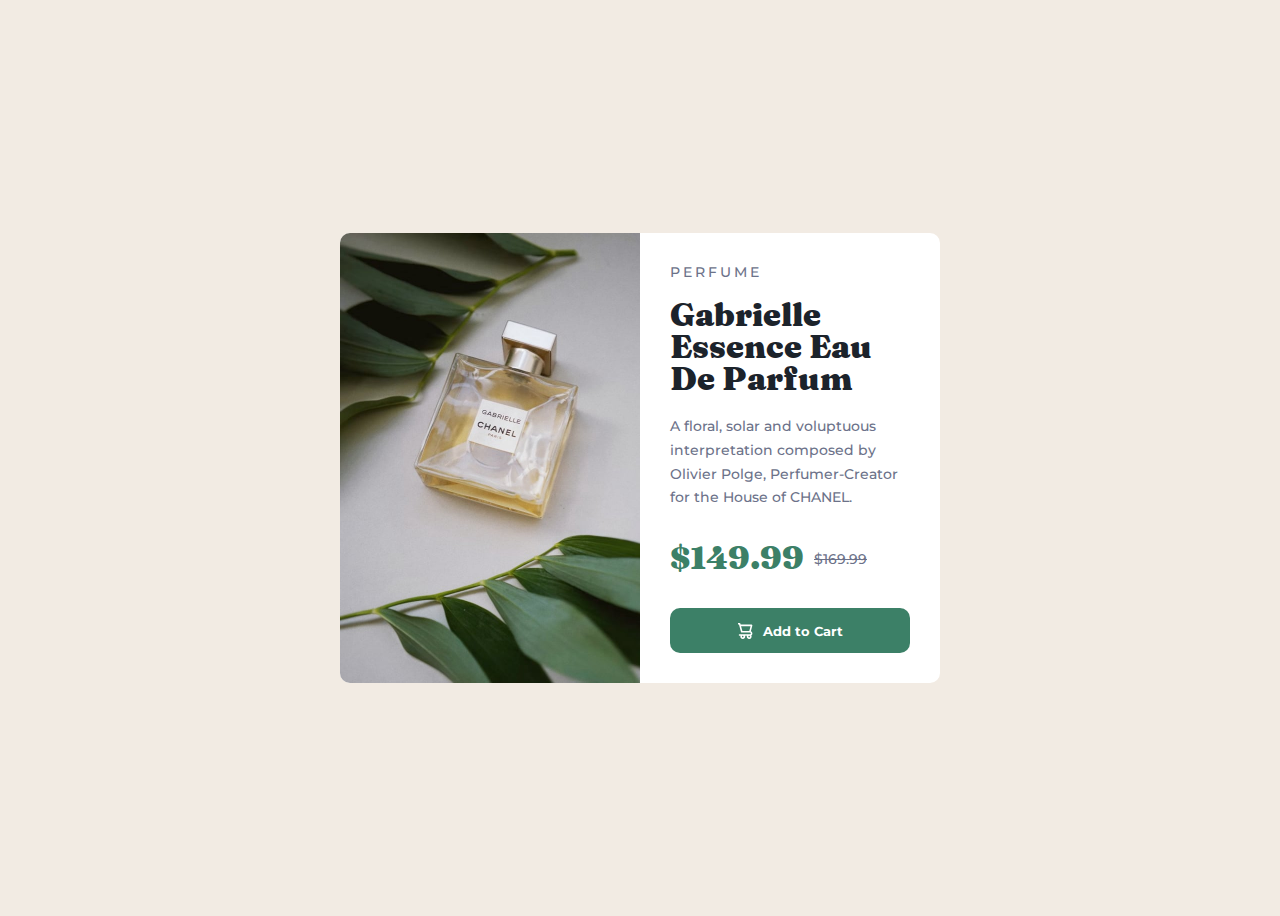
<file: index.html>
<!DOCTYPE html>
<html lang="en">
<head>
  <meta charset="UTF-8">
  <meta name="viewport" content="width=device-width, initial-scale=1.0"> <!-- displays site properly based on user's device -->

  <link rel="icon" type="image/png" sizes="32x32" href="./images/favicon-32x32.png">

  <link rel="preconnect" href="https://fonts.googleapis.com"><link rel="preconnect" href="https://fonts.gstatic.com" crossorigin><link href="https://fonts.googleapis.com/css2?family=Montserrat:wght@500;700&display=swap" rel="stylesheet">
  
  <style>
        @font-face {
        font-family: 'frauncesblack';
        src: url('fonts/frauncessoftwonkopszwght-webfont.woff2') format('woff2'),
            url('fonts/frauncessoftwonkopszwght-webfont.woff') format('woff');
        font-weight: normal;
        font-style: normal;
    }

    body {
      background-color: hsl(30, 38%, 92%);

      display: flex;
      justify-content: center;
      align-items: center;
      height: 100vh;
    }

    .header,
    .description,
    .smallprice,
    .cartp {
      font-family: 'Montserrat', sans-serif;
    }

    .cartp {
      color: hsl(0, 0%, 100%);
      font-weight: 700;

      padding-left: 10px;
    }

    .header,
    .description,
    .smallprice {
      color: hsl(228, 12%, 48%);
      font-weight: 500;
      font-size: 14px;
    }

    .title,
    .bigprice {
      font-family: 'frauncesblack', serif;
    }

    .title {
      color: hsl(212, 21%, 14%);
    }

    .bigprice{
      color: #3c8067;

      margin: 14px 0 14px 0;
      font-size: 2em;
    }   

    .smallprice {
      text-decoration: line-through;

      padding-left: 10px;
    }
    
    button {
      background-color: #3c8067;
      border: 0;

      display: flex;
      justify-content: center;
      align-items: center;
      width: 100%;
      border-radius: 10px;
    }
    
    button:hover {
      background-color: #3a8f6d;
    }

    button:active {
      background-color: #194131;
    }

    main {
      background-color: hsl(0, 0%, 100%);

      display: flex;
      max-width: 600px;
      aspect-ratio: 4 / 3;
      border-radius: 10px;
    }

    .pricecont {
      display: flex;
      align-items: center;
    }

    .image {
      flex: 1;
      background-size: contain;
      border-radius: 10px 0 0 10px;
    }

    @media screen and (max-width: 600px) {
      .image {
        content:url(images/image-product-mobile.jpg);
        background-repeat: no-repeat;
        border-radius: 10px 10px 0 0;
      }

      main {
        flex-direction: column;
        max-width: 350px;
      }

      .box {
        border-radius: 10px 10px 0 0;
      }

      .box .innerbox {
        padding: 25px;
      }
    }

    .box {
      flex: 1;
      display: flex;
      justify-content: center;
      align-items: center;
    }

    .innerbox {
      padding: 30px;
    }

    .header {
      margin-top: 0;
      letter-spacing: 3px;
    }

    .description {
      line-height: 1.7;
    }

    .title,
    .description,
    .pricecont {
      margin: 19px 0;
    }

  </style>

  <title>Frontend Mentor | Product preview card component</title>

</head>
<body>

  <main>

    <img src="images/image-product-desktop.jpg" alt="Perfume image" class="image">

    <div class="box">
      <div class="innerbox">

        <p class="header">PERFUME</p>
        <h1 class="title">Gabrielle Essence Eau De Parfum</h1>
        <p class="description">
          A floral, solar and voluptuous interpretation composed by Olivier Polge, Perfumer-Creator for the House of CHANEL.
        </p>
        <div class="pricecont">
          <h2 class="bigprice">
            $149.99
          </h2>
          <p class="smallprice">
            $169.99
          </p>
        </div>
        <button>
          <svg width="15" height="16" xmlns="http://www.w3.org/2000/svg"><path d="M14.383 10.388a2.397 2.397 0 0 0-1.518-2.222l1.494-5.593a.8.8 0 0 0-.144-.695.8.8 0 0 0-.631-.28H2.637L2.373.591A.8.8 0 0 0 1.598 0H0v1.598h.983l1.982 7.4a.8.8 0 0 0 .799.59h8.222a.8.8 0 0 1 0 1.599H1.598a.8.8 0 1 0 0 1.598h.943a2.397 2.397 0 1 0 4.507 0h1.885a2.397 2.397 0 1 0 4.331-.376 2.397 2.397 0 0 0 1.12-2.021ZM11.26 7.99H4.395L3.068 3.196h9.477L11.26 7.991Zm-6.465 6.392a.8.8 0 1 1 0-1.598.8.8 0 0 1 0 1.598Zm6.393 0a.8.8 0 1 1 0-1.598.8.8 0 0 1 0 1.598Z" fill="#FFF"/></svg>
          <p class="cartp">Add to Cart</p>
        </button>

      </div>
    </div>

  </main>

</body>
</html>
</file>
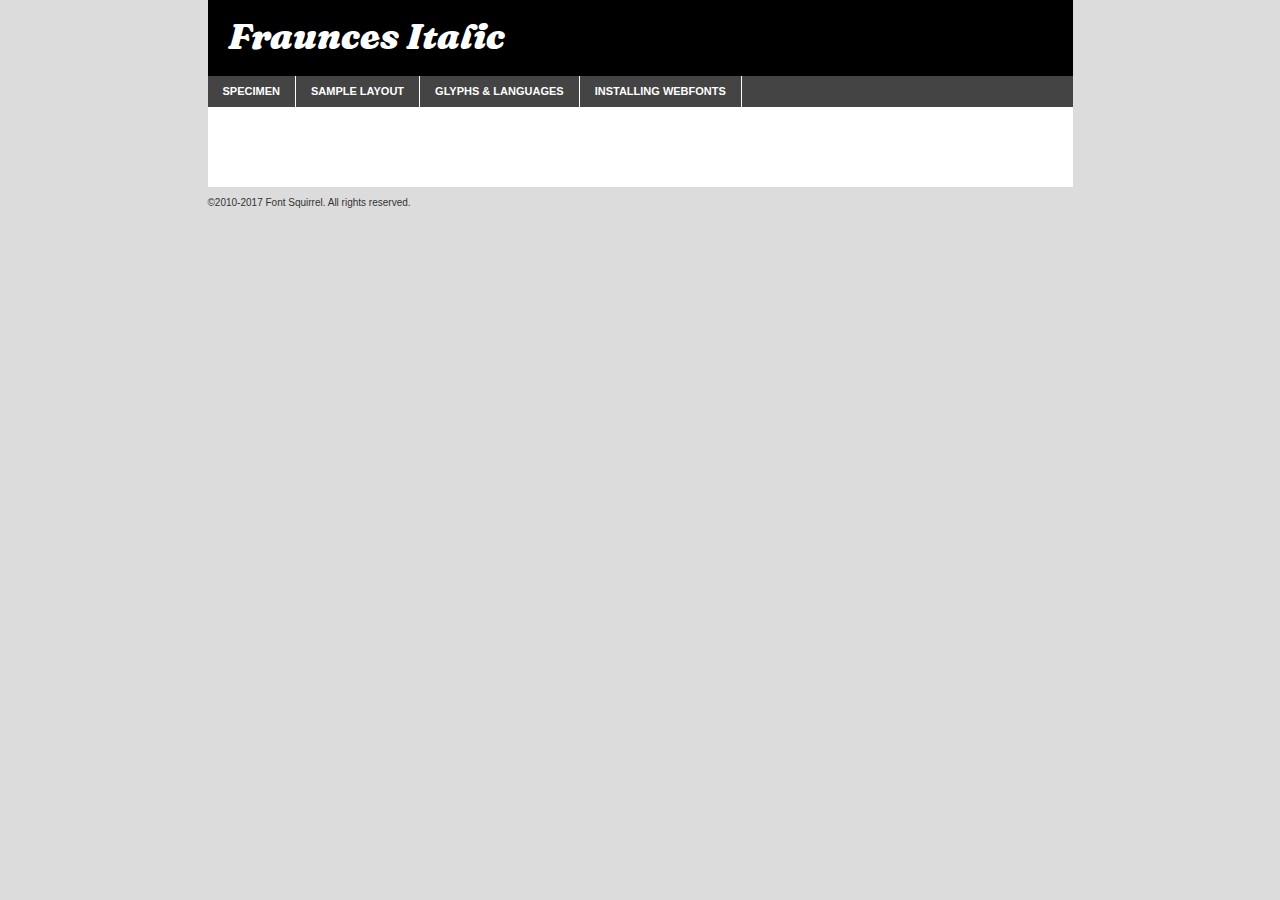
<file: fonts/fraunces-italicsoftwonkopszwght-demo.html>
<!DOCTYPE html PUBLIC "-//W3C//DTD XHTML 1.0 Transitional//EN"
        "http://www.w3.org/TR/xhtml1/DTD/xhtml1-transitional.dtd">

<html xmlns="http://www.w3.org/1999/xhtml" xml:lang="en" lang="en">
<head>
    <meta http-equiv="Content-Type" content="text/html; charset=utf-8"/>
    <script src="http://ajax.googleapis.com/ajax/libs/jquery/1.7.2/jquery.min.js" type="text/javascript" charset="utf-8"></script>
    <script type="text/javascript">
		(function($) {
			$.fn.easyTabs = function(option) {
				var param = jQuery.extend({ fadeSpeed: 'fast', defaultContent: 1, activeClass: 'active' }, option);
				$(this).each(function() {
					var thisId = '#' + this.id;
					if ( param.defaultContent == '' )
					{
						param.defaultContent = 1;
					}
					if ( typeof param.defaultContent == 'number' )
					{
						var defaultTab = $(thisId + ' .tabs li:eq(' + (param.defaultContent - 1) + ') a').attr('href').substr(1);
					}
					else
					{
						var defaultTab = param.defaultContent;
					}
					$(thisId + ' .tabs li a').each(function() {
						var tabToHide = $(this).attr('href').substr(1);
						$('#' + tabToHide).addClass('easytabs-tab-content');
					});
					hideAll();
					changeContent(defaultTab);

					function hideAll() {$(thisId + ' .easytabs-tab-content').hide();}

					function changeContent(tabId)
					{
						hideAll();
						$(thisId + ' .tabs li').removeClass(param.activeClass);
						$(thisId + ' .tabs li a[href=#' + tabId + ']').closest('li').addClass(param.activeClass);
						if ( param.fadeSpeed != 'none' )
						{
							$(thisId + ' #' + tabId).fadeIn(param.fadeSpeed);
						}
						else
						{
							$(thisId + ' #' + tabId).show();
						}
					}

					$(thisId + ' .tabs li').click(function() {
						var tabId = $(this).find('a').attr('href').substr(1);
						changeContent(tabId);
						return false;
					});
				});
			}
		})(jQuery);
    </script>
    <link rel="stylesheet" href="specimen_files/specimen_stylesheet.css" type="text/css" charset="utf-8"/>
    <link rel="stylesheet" href="stylesheet.css" type="text/css" charset="utf-8"/>

    <style type="text/css">
        		body {
			font-family: 'frauncesblack_italic';
        		}

            </style>

    <title>Fraunces Italic Specimen</title>


    <script type="text/javascript" charset="utf-8">
		$(document).ready(function() {
			$('#container').easyTabs({ defaultContent: 1 });
		});
    </script>
</head>

<body>
<div id="container">
    <div id="header">
		Fraunces Italic    </div>
    <ul class="tabs">
        <li><a href="#specimen">Specimen</a></li>
        <li><a href="#layout">Sample Layout</a></li>
		        <li><a href="#glyphs">Glyphs &amp; Languages</a></li>
        <li><a href="#installing">Installing Webfonts</a></li>

    </ul>

    <div id="main_content">


        <div id="specimen">

            <div class="section">
                <div class="grid12 firstcol">
                    <div class="huge">AaBb</div>
                </div>
            </div>

            <div class="section">
                <div class="glyph_range">A&#x200B;B&#x200b;C&#x200b;D&#x200b;E&#x200b;F&#x200b;G&#x200b;H&#x200b;I&#x200b;J&#x200b;K&#x200b;L&#x200b;M&#x200b;N&#x200b;O&#x200b;P&#x200b;Q&#x200b;R&#x200b;S&#x200b;T&#x200b;U&#x200b;V&#x200b;W&#x200b;X&#x200b;Y&#x200b;Z&#x200b;a&#x200b;b&#x200b;c&#x200b;d&#x200b;e&#x200b;f&#x200b;g&#x200b;h&#x200b;i&#x200b;j&#x200b;k&#x200b;l&#x200b;m&#x200b;n&#x200b;o&#x200b;p&#x200b;q&#x200b;r&#x200b;s&#x200b;t&#x200b;u&#x200b;v&#x200b;w&#x200b;x&#x200b;y&#x200b;z&#x200b;1&#x200b;2&#x200b;3&#x200b;4&#x200b;5&#x200b;6&#x200b;7&#x200b;8&#x200b;9&#x200b;0&#x200b;&amp;&#x200b;.&#x200b;,&#x200b;?&#x200b;!&#x200b;&#64;&#x200b;(&#x200b;)&#x200b;#&#x200b;$&#x200b;%&#x200b;*&#x200b;+&#x200b;-&#x200b;=&#x200b;:&#x200b;;</div>
            </div>
            <div class="section">
                <div class="grid12 firstcol">
                    <table class="sample_table">
                        <tr>
                            <td>10</td>
                            <td class="size10">abcdefghijklmnopqrstuvwxyzABCDEFGHIJKLMNOPQRSTUVWXYZ0123456789abcdefghijklmnopqrstuvwxyzABCDEFGHIJKLMNOPQRSTUVWXYZ0123456789abcdefghijklmnopqrstuvwxyzABCDEFGHIJKLMNOPQRSTUVWXYZ</td>
                        </tr>
                        <tr>
                            <td>11</td>
                            <td class="size11">abcdefghijklmnopqrstuvwxyzABCDEFGHIJKLMNOPQRSTUVWXYZ0123456789abcdefghijklmnopqrstuvwxyzABCDEFGHIJKLMNOPQRSTUVWXYZ0123456789abcdefghijklmnopqrstuvwxyzABCDEFGHIJKLMNOPQRSTUVWXYZ</td>
                        </tr>
                        <tr>
                            <td>12</td>
                            <td class="size12">abcdefghijklmnopqrstuvwxyzABCDEFGHIJKLMNOPQRSTUVWXYZ0123456789abcdefghijklmnopqrstuvwxyzABCDEFGHIJKLMNOPQRSTUVWXYZ0123456789abcdefghijklmnopqrstuvwxyzABCDEFGHIJKLMNOPQRSTUVWXYZ</td>
                        </tr>
                        <tr>
                            <td>13</td>
                            <td class="size13">abcdefghijklmnopqrstuvwxyzABCDEFGHIJKLMNOPQRSTUVWXYZ0123456789abcdefghijklmnopqrstuvwxyzABCDEFGHIJKLMNOPQRSTUVWXYZ0123456789abcdefghijklmnopqrstuvwxyzABCDEFGHIJKLMNOPQRSTUVWXYZ</td>
                        </tr>
                        <tr>
                            <td>14</td>
                            <td class="size14">abcdefghijklmnopqrstuvwxyzABCDEFGHIJKLMNOPQRSTUVWXYZ0123456789abcdefghijklmnopqrstuvwxyzABCDEFGHIJKLMNOPQRSTUVWXYZ0123456789abcdefghijklmnopqrstuvwxyzABCDEFGHIJKLMNOPQRSTUVWXYZ</td>
                        </tr>
                        <tr>
                            <td>16</td>
                            <td class="size16">abcdefghijklmnopqrstuvwxyzABCDEFGHIJKLMNOPQRSTUVWXYZ0123456789abcdefghijklmnopqrstuvwxyzABCDEFGHIJKLMNOPQRSTUVWXYZ</td>
                        </tr>
                        <tr>
                            <td>18</td>
                            <td class="size18">abcdefghijklmnopqrstuvwxyzABCDEFGHIJKLMNOPQRSTUVWXYZ0123456789abcdefghijklmnopqrstuvwxyzABCDEFGHIJKLMNOPQRSTUVWXYZ</td>
                        </tr>
                        <tr>
                            <td>20</td>
                            <td class="size20">abcdefghijklmnopqrstuvwxyzABCDEFGHIJKLMNOPQRSTUVWXYZ0123456789abcdefghijklmnopqrstuvwxyzABCDEFGHIJKLMNOPQRSTUVWXYZ</td>
                        </tr>
                        <tr>
                            <td>24</td>
                            <td class="size24">abcdefghijklmnopqrstuvwxyzABCDEFGHIJKLMNOPQRSTUVWXYZ0123456789abcdefghijklmnopqrstuvwxyzABCDEFGHIJKLMNOPQRSTUVWXYZ</td>
                        </tr>
                        <tr>
                            <td>30</td>
                            <td class="size30">abcdefghijklmnopqrstuvwxyzABCDEFGHIJKLMNOPQRSTUVWXYZ0123456789abcdefghijklmnopqrstuvwxyzABCDEFGHIJKLMNOPQRSTUVWXYZ</td>
                        </tr>
                        <tr>
                            <td>36</td>
                            <td class="size36">abcdefghijklmnopqrstuvwxyzABCDEFGHIJKLMNOPQRSTUVWXYZ0123456789abcdefghijklmnopqrstuvwxyzABCDEFGHIJKLMNOPQRSTUVWXYZ</td>
                        </tr>
                        <tr>
                            <td>48</td>
                            <td class="size48">abcdefghijklmnopqrstuvwxyzABCDEFGHIJKLMNOPQRSTUVWXYZ0123456789abcdefghijklmnopqrstuvwxyzABCDEFGHIJKLMNOPQRSTUVWXYZ</td>
                        </tr>
                        <tr>
                            <td>60</td>
                            <td class="size60">abcdefghijklmnopqrstuvwxyzABCDEFGHIJKLMNOPQRSTUVWXYZ0123456789abcdefghijklmnopqrstuvwxyzABCDEFGHIJKLMNOPQRSTUVWXYZ</td>
                        </tr>
                        <tr>
                            <td>72</td>
                            <td class="size72">abcdefghijklmnopqrstuvwxyzABCDEFGHIJKLMNOPQRSTUVWXYZ0123456789abcdefghijklmnopqrstuvwxyzABCDEFGHIJKLMNOPQRSTUVWXYZ</td>
                        </tr>
                        <tr>
                            <td>90</td>
                            <td class="size90">abcdefghijklmnopqrstuvwxyzABCDEFGHIJKLMNOPQRSTUVWXYZ0123456789abcdefghijklmnopqrstuvwxyzABCDEFGHIJKLMNOPQRSTUVWXYZ</td>
                        </tr>
                    </table>

                </div>

            </div>


            <div class="section" id="bodycomparison">


                <div id="xheight">
                    <div class="fontbody">&#x25FC;&#x25FC;&#x25FC;&#x25FC;&#x25FC;&#x25FC;&#x25FC;&#x25FC;&#x25FC;&#x25FC;&#x25FC;&#x25FC;&#x25FC;&#x25FC;&#x25FC;&#x25FC;&#x25FC;&#x25FC;&#x25FC;&#x25FC;&#x25FC;&#x25FC;&#x25FC;&#x25FC;&#x25FC;&#x25FC;&#x25FC;&#x25FC;&#x25FC;&#x25FC;&#x25FC;&#x25FC;&#x25FC;&#x25FC;&#x25FC;&#x25FC;&#x25FC;&#x25FC;&#x25FC;&#x25FC;&#x25FC;&#x25FC;&#x25FC;&#x25FC;&#x25FC;&#x25FC;&#x25FC;&#x25FC;&#x25FC;&#x25FC;&#x25FC;&#x25FC;&#x25FC;&#x25FC;&#x25FC;&#x25FC;&#x25FC;&#x25FC;&#x25FC;&#x25FC;&#x25FC;&#x25FC;&#x25FC;&#x25FC;&#x25FC;&#x25FC;&#x25FC;&#x25FC;&#x25FC;&#x25FC;&#x25FC;&#x25FC;&#x25FC;&#x25FC;&#x25FC;&#x25FC;&#x25FC;&#x25FC;&#x25FC;&#x25FC;&#x25FC;&#x25FC;&#x25FC;&#x25FC;&#x25FC;&#x25FC;&#x25FC;&#x25FC;&#x25FC;&#x25FC;&#x25FC;&#x25FC;&#x25FC;&#x25FC;&#x25FC;&#x25FC;&#x25FC;&#x25FC;&#x25FC;body</div>
                    <div class="arialbody">body</div>
                    <div class="verdanabody">body</div>
                    <div class="georgiabody">body</div>
                </div>
                <div class="fontbody" style="z-index:1">
                    body<span>Fraunces Italic</span>
                </div>
                <div class="arialbody" style="z-index:1">
                    body<span>Arial</span>
                </div>
                <div class="verdanabody" style="z-index:1">
                    body<span>Verdana</span>
                </div>
                <div class="georgiabody" style="z-index:1">
                    body<span>Georgia</span>
                </div>


            </div>


            <div class="section psample psample_row1" id="">

                <div class="grid2 firstcol">
                    <p class="size10"><span>10.</span>Aenean lacinia bibendum nulla sed consectetur. Fusce dapibus, tellus ac cursus commodo, tortor mauris condimentum nibh, ut fermentum massa justo sit amet risus. Nullam id dolor id nibh ultricies vehicula ut id elit. Cum sociis natoque penatibus et magnis dis parturient montes, nascetur ridiculus mus. Nulla vitae elit libero, a pharetra augue.</p>

                </div>
                <div class="grid3">
                    <p class="size11"><span>11.</span>Aenean lacinia bibendum nulla sed consectetur. Fusce dapibus, tellus ac cursus commodo, tortor mauris condimentum nibh, ut fermentum massa justo sit amet risus. Nullam id dolor id nibh ultricies vehicula ut id elit. Cum sociis natoque penatibus et magnis dis parturient montes, nascetur ridiculus mus. Nulla vitae elit libero, a pharetra augue.</p>

                </div>
                <div class="grid3">
                    <p class="size12"><span>12.</span>Aenean lacinia bibendum nulla sed consectetur. Fusce dapibus, tellus ac cursus commodo, tortor mauris condimentum nibh, ut fermentum massa justo sit amet risus. Nullam id dolor id nibh ultricies vehicula ut id elit. Cum sociis natoque penatibus et magnis dis parturient montes, nascetur ridiculus mus. Nulla vitae elit libero, a pharetra augue.</p>

                </div>
                <div class="grid4">
                    <p class="size13"><span>13.</span>Aenean lacinia bibendum nulla sed consectetur. Fusce dapibus, tellus ac cursus commodo, tortor mauris condimentum nibh, ut fermentum massa justo sit amet risus. Nullam id dolor id nibh ultricies vehicula ut id elit. Cum sociis natoque penatibus et magnis dis parturient montes, nascetur ridiculus mus. Nulla vitae elit libero, a pharetra augue.</p>

                </div>
                <div class="white_blend"></div>

            </div>
            <div class="section psample psample_row2" id="">
                <div class="grid3 firstcol">
                    <p class="size14"><span>14.</span>Aenean lacinia bibendum nulla sed consectetur. Fusce dapibus, tellus ac cursus commodo, tortor mauris condimentum nibh, ut fermentum massa justo sit amet risus. Nullam id dolor id nibh ultricies vehicula ut id elit. Cum sociis natoque penatibus et magnis dis parturient montes, nascetur ridiculus mus. Nulla vitae elit libero, a pharetra augue.</p>

                </div>
                <div class="grid4">
                    <p class="size16"><span>16.</span>Aenean lacinia bibendum nulla sed consectetur. Fusce dapibus, tellus ac cursus commodo, tortor mauris condimentum nibh, ut fermentum massa justo sit amet risus. Nullam id dolor id nibh ultricies vehicula ut id elit. Cum sociis natoque penatibus et magnis dis parturient montes, nascetur ridiculus mus. Nulla vitae elit libero, a pharetra augue.</p>

                </div>
                <div class="grid5">
                    <p class="size18"><span>18.</span>Aenean lacinia bibendum nulla sed consectetur. Fusce dapibus, tellus ac cursus commodo, tortor mauris condimentum nibh, ut fermentum massa justo sit amet risus. Nullam id dolor id nibh ultricies vehicula ut id elit. Cum sociis natoque penatibus et magnis dis parturient montes, nascetur ridiculus mus. Nulla vitae elit libero, a pharetra augue.</p>

                </div>

                <div class="white_blend"></div>

            </div>

            <div class="section psample psample_row3" id="">
                <div class="grid5 firstcol">
                    <p class="size20"><span>20.</span>Aenean lacinia bibendum nulla sed consectetur. Fusce dapibus, tellus ac cursus commodo, tortor mauris condimentum nibh, ut fermentum massa justo sit amet risus. Nullam id dolor id nibh ultricies vehicula ut id elit. Cum sociis natoque penatibus et magnis dis parturient montes, nascetur ridiculus mus. Nulla vitae elit libero, a pharetra augue.</p>
                </div>
                <div class="grid7">
                    <p class="size24"><span>24.</span>Aenean lacinia bibendum nulla sed consectetur. Fusce dapibus, tellus ac cursus commodo, tortor mauris condimentum nibh, ut fermentum massa justo sit amet risus. Nullam id dolor id nibh ultricies vehicula ut id elit. Cum sociis natoque penatibus et magnis dis parturient montes, nascetur ridiculus mus. Nulla vitae elit libero, a pharetra augue.</p>
                </div>

                <div class="white_blend"></div>

            </div>

            <div class="section psample psample_row4" id="">
                <div class="grid12 firstcol">
                    <p class="size30"><span>30.</span>Aenean lacinia bibendum nulla sed consectetur. Fusce dapibus, tellus ac cursus commodo, tortor mauris condimentum nibh, ut fermentum massa justo sit amet risus. Nullam id dolor id nibh ultricies vehicula ut id elit. Cum sociis natoque penatibus et magnis dis parturient montes, nascetur ridiculus mus. Nulla vitae elit libero, a pharetra augue.</p>
                </div>
                <div class="white_blend"></div>

            </div>


            <div class="section psample psample_row1 fullreverse">
                <div class="grid2 firstcol">
                    <p class="size10"><span>10.</span>Aenean lacinia bibendum nulla sed consectetur. Fusce dapibus, tellus ac cursus commodo, tortor mauris condimentum nibh, ut fermentum massa justo sit amet risus. Nullam id dolor id nibh ultricies vehicula ut id elit. Cum sociis natoque penatibus et magnis dis parturient montes, nascetur ridiculus mus. Nulla vitae elit libero, a pharetra augue.</p>

                </div>
                <div class="grid3">
                    <p class="size11"><span>11.</span>Aenean lacinia bibendum nulla sed consectetur. Fusce dapibus, tellus ac cursus commodo, tortor mauris condimentum nibh, ut fermentum massa justo sit amet risus. Nullam id dolor id nibh ultricies vehicula ut id elit. Cum sociis natoque penatibus et magnis dis parturient montes, nascetur ridiculus mus. Nulla vitae elit libero, a pharetra augue.</p>

                </div>
                <div class="grid3">
                    <p class="size12"><span>12.</span>Aenean lacinia bibendum nulla sed consectetur. Fusce dapibus, tellus ac cursus commodo, tortor mauris condimentum nibh, ut fermentum massa justo sit amet risus. Nullam id dolor id nibh ultricies vehicula ut id elit. Cum sociis natoque penatibus et magnis dis parturient montes, nascetur ridiculus mus. Nulla vitae elit libero, a pharetra augue.</p>

                </div>
                <div class="grid4">
                    <p class="size13"><span>13.</span>Aenean lacinia bibendum nulla sed consectetur. Fusce dapibus, tellus ac cursus commodo, tortor mauris condimentum nibh, ut fermentum massa justo sit amet risus. Nullam id dolor id nibh ultricies vehicula ut id elit. Cum sociis natoque penatibus et magnis dis parturient montes, nascetur ridiculus mus. Nulla vitae elit libero, a pharetra augue.</p>

                </div>
                <div class="black_blend"></div>

            </div>

            <div class="section psample psample_row2 fullreverse">
                <div class="grid3 firstcol">
                    <p class="size14"><span>14.</span>Aenean lacinia bibendum nulla sed consectetur. Fusce dapibus, tellus ac cursus commodo, tortor mauris condimentum nibh, ut fermentum massa justo sit amet risus. Nullam id dolor id nibh ultricies vehicula ut id elit. Cum sociis natoque penatibus et magnis dis parturient montes, nascetur ridiculus mus. Nulla vitae elit libero, a pharetra augue.</p>

                </div>
                <div class="grid4">
                    <p class="size16"><span>16.</span>Aenean lacinia bibendum nulla sed consectetur. Fusce dapibus, tellus ac cursus commodo, tortor mauris condimentum nibh, ut fermentum massa justo sit amet risus. Nullam id dolor id nibh ultricies vehicula ut id elit. Cum sociis natoque penatibus et magnis dis parturient montes, nascetur ridiculus mus. Nulla vitae elit libero, a pharetra augue.</p>

                </div>
                <div class="grid5">
                    <p class="size18"><span>18.</span>Aenean lacinia bibendum nulla sed consectetur. Fusce dapibus, tellus ac cursus commodo, tortor mauris condimentum nibh, ut fermentum massa justo sit amet risus. Nullam id dolor id nibh ultricies vehicula ut id elit. Cum sociis natoque penatibus et magnis dis parturient montes, nascetur ridiculus mus. Nulla vitae elit libero, a pharetra augue.</p>

                </div>
                <div class="black_blend"></div>

            </div>

            <div class="section psample fullreverse psample_row3" id="">
                <div class="grid5 firstcol">
                    <p class="size20"><span>20.</span>Aenean lacinia bibendum nulla sed consectetur. Fusce dapibus, tellus ac cursus commodo, tortor mauris condimentum nibh, ut fermentum massa justo sit amet risus. Nullam id dolor id nibh ultricies vehicula ut id elit. Cum sociis natoque penatibus et magnis dis parturient montes, nascetur ridiculus mus. Nulla vitae elit libero, a pharetra augue.</p>
                </div>
                <div class="grid7">
                    <p class="size24"><span>24.</span>Aenean lacinia bibendum nulla sed consectetur. Fusce dapibus, tellus ac cursus commodo, tortor mauris condimentum nibh, ut fermentum massa justo sit amet risus. Nullam id dolor id nibh ultricies vehicula ut id elit. Cum sociis natoque penatibus et magnis dis parturient montes, nascetur ridiculus mus. Nulla vitae elit libero, a pharetra augue.</p>
                </div>

                <div class="black_blend"></div>

            </div>

            <div class="section psample fullreverse psample_row4" id="" style="border-bottom: 20px #000 solid;">
                <div class="grid12 firstcol">
                    <p class="size30"><span>30.</span>Aenean lacinia bibendum nulla sed consectetur. Fusce dapibus, tellus ac cursus commodo, tortor mauris condimentum nibh, ut fermentum massa justo sit amet risus. Nullam id dolor id nibh ultricies vehicula ut id elit. Cum sociis natoque penatibus et magnis dis parturient montes, nascetur ridiculus mus. Nulla vitae elit libero, a pharetra augue.</p>
                </div>
                <div class="black_blend"></div>

            </div>


        </div>

        <div id="layout">

            <div class="section">

                <div class="grid12 firstcol">
                    <h1>Lorem Ipsum Dolor</h1>
                    <h2>Etiam porta sem malesuada magna mollis euismod</h2>

                    <p class="byline">By <a href="#link">Aenean Lacinia</a></p>
                </div>
            </div>
            <div class="section">
                <div class="grid8 firstcol">
                    <p class="large">Donec sed odio dui. Morbi leo risus, porta ac consectetur ac, vestibulum at eros. Fusce dapibus, tellus ac cursus commodo, tortor mauris condimentum nibh, ut fermentum massa justo sit amet risus. </p>


                    <h3>Pellentesque ornare sem</h3>

                    <p>Maecenas sed diam eget risus varius blandit sit amet non magna. Maecenas faucibus mollis interdum. Donec ullamcorper nulla non metus auctor fringilla. Nullam id dolor id nibh ultricies vehicula ut id elit. Nullam id dolor id nibh ultricies vehicula ut id elit. </p>

                    <p>Aenean eu leo quam. Pellentesque ornare sem lacinia quam venenatis vestibulum. Lorem ipsum dolor sit amet, consectetur adipiscing elit. Cum sociis natoque penatibus et magnis dis parturient montes, nascetur ridiculus mus. </p>

                    <p>Nulla vitae elit libero, a pharetra augue. Praesent commodo cursus magna, vel scelerisque nisl consectetur et. Aenean lacinia bibendum nulla sed consectetur. </p>

                    <p>Nullam quis risus eget urna mollis ornare vel eu leo. Nullam quis risus eget urna mollis ornare vel eu leo. Maecenas sed diam eget risus varius blandit sit amet non magna. Donec ullamcorper nulla non metus auctor fringilla. </p>

                    <h3>Cras mattis consectetur</h3>

                    <p>Aenean eu leo quam. Pellentesque ornare sem lacinia quam venenatis vestibulum. Aenean lacinia bibendum nulla sed consectetur. Integer posuere erat a ante venenatis dapibus posuere velit aliquet. Cras mattis consectetur purus sit amet fermentum. </p>

                    <p>Nullam id dolor id nibh ultricies vehicula ut id elit. Nullam quis risus eget urna mollis ornare vel eu leo. Cras mattis consectetur purus sit amet fermentum.</p>
                </div>

                <div class="grid4 sidebar">

                    <div class="box reverse">
                        <p class="last">Nullam quis risus eget urna mollis ornare vel eu leo. Donec ullamcorper nulla non metus auctor fringilla. Cras mattis consectetur purus sit amet fermentum. Sed posuere consectetur est at lobortis. Lorem ipsum dolor sit amet, consectetur adipiscing elit. </p>
                    </div>

                    <p class="caption">Maecenas sed diam eget risus varius.</p>

                    <p>Vestibulum id ligula porta felis euismod semper. Integer posuere erat a ante venenatis dapibus posuere velit aliquet. Vestibulum id ligula porta felis euismod semper. Sed posuere consectetur est at lobortis. Maecenas sed diam eget risus varius blandit sit amet non magna. Fusce dapibus, tellus ac cursus commodo, tortor mauris condimentum nibh, ut fermentum massa justo sit amet risus. </p>


                    <p>Duis mollis, est non commodo luctus, nisi erat porttitor ligula, eget lacinia odio sem nec elit. Aenean lacinia bibendum nulla sed consectetur. Vivamus sagittis lacus vel augue laoreet rutrum faucibus dolor auctor. Aenean lacinia bibendum nulla sed consectetur. Nullam quis risus eget urna mollis ornare vel eu leo. </p>

                    <p>Praesent commodo cursus magna, vel scelerisque nisl consectetur et. Donec ullamcorper nulla non metus auctor fringilla. Maecenas faucibus mollis interdum. Fusce dapibus, tellus ac cursus commodo, tortor mauris condimentum nibh, ut fermentum massa justo sit amet risus. </p>

                </div>
            </div>

        </div>


		

        <div id="glyphs">
            <div class="section">
                <div class="grid12 firstcol">

                    <h1>Language Support</h1>
                    <p>The subset of Fraunces Italic in this kit supports the following languages:<br/>

						Albanian, Basque, Breton, Chamorro, Danish, Dutch, English, Faroese, Finnish, French, Frisian, Galician, German, Icelandic, Italian, Malagasy, Norwegian, Portuguese, Spanish, Alsatian, Aragonese, Arapaho, Arrernte, Asturian, Aymara, Bislama, Cebuano, Corsican, Fijian, French_creole, Genoese, Gilbertese, Greenlandic, Haitian_creole, Hiligaynon, Hmong, Hopi, Ibanag, Iloko_ilokano, Indonesian, Interglossa_glosa, Interlingua, Irish_gaelic, Jerriais, Lojban, Lombard, Luxembourgeois, Manx, Mohawk, Norfolk_pitcairnese, Occitan, Oromo, Pangasinan, Papiamento, Piedmontese, Potawatomi, Rhaeto-romance, Romansh, Rotokas, Sami_lule, Samoan, Sardinian, Scots_gaelic, Seychelles_creole, Shona, Sicilian, Somali, Southern_ndebele, Swahili, Swati_swazi, Tagalog_filipino_pilipino, Tetum, Tok_pisin, Uyghur_latinized, Volapuk, Walloon, Warlpiri, Xhosa, Yapese, Zulu, Latinbasic, Ubasic, Demo                    </p>
                    <h1>Glyph Chart</h1>
                    <p>The subset of Fraunces Italic in this kit includes all the glyphs listed below. Unicode entities are included above each glyph to help you insert individual characters into your layout.</p>
                    <div id="glyph_chart">

																				                                <div><p>&amp;#32;</p>&#32;</div>
																				                                <div><p>&amp;#33;</p>&#33;</div>
																				                                <div><p>&amp;#34;</p>&#34;</div>
																				                                <div><p>&amp;#35;</p>&#35;</div>
																				                                <div><p>&amp;#36;</p>&#36;</div>
																				                                <div><p>&amp;#37;</p>&#37;</div>
																				                                <div><p>&amp;#38;</p>&#38;</div>
																				                                <div><p>&amp;#39;</p>&#39;</div>
																				                                <div><p>&amp;#40;</p>&#40;</div>
																				                                <div><p>&amp;#41;</p>&#41;</div>
																				                                <div><p>&amp;#42;</p>&#42;</div>
																				                                <div><p>&amp;#43;</p>&#43;</div>
																				                                <div><p>&amp;#44;</p>&#44;</div>
																				                                <div><p>&amp;#45;</p>&#45;</div>
																				                                <div><p>&amp;#46;</p>&#46;</div>
																				                                <div><p>&amp;#47;</p>&#47;</div>
																				                                <div><p>&amp;#48;</p>&#48;</div>
																				                                <div><p>&amp;#49;</p>&#49;</div>
																				                                <div><p>&amp;#50;</p>&#50;</div>
																				                                <div><p>&amp;#51;</p>&#51;</div>
																				                                <div><p>&amp;#52;</p>&#52;</div>
																				                                <div><p>&amp;#53;</p>&#53;</div>
																				                                <div><p>&amp;#54;</p>&#54;</div>
																				                                <div><p>&amp;#55;</p>&#55;</div>
																				                                <div><p>&amp;#56;</p>&#56;</div>
																				                                <div><p>&amp;#57;</p>&#57;</div>
																				                                <div><p>&amp;#58;</p>&#58;</div>
																				                                <div><p>&amp;#59;</p>&#59;</div>
																				                                <div><p>&amp;#60;</p>&#60;</div>
																				                                <div><p>&amp;#61;</p>&#61;</div>
																				                                <div><p>&amp;#62;</p>&#62;</div>
																				                                <div><p>&amp;#63;</p>&#63;</div>
																				                                <div><p>&amp;#64;</p>&#64;</div>
																				                                <div><p>&amp;#65;</p>&#65;</div>
																				                                <div><p>&amp;#66;</p>&#66;</div>
																				                                <div><p>&amp;#67;</p>&#67;</div>
																				                                <div><p>&amp;#68;</p>&#68;</div>
																				                                <div><p>&amp;#69;</p>&#69;</div>
																				                                <div><p>&amp;#70;</p>&#70;</div>
																				                                <div><p>&amp;#71;</p>&#71;</div>
																				                                <div><p>&amp;#72;</p>&#72;</div>
																				                                <div><p>&amp;#73;</p>&#73;</div>
																				                                <div><p>&amp;#74;</p>&#74;</div>
																				                                <div><p>&amp;#75;</p>&#75;</div>
																				                                <div><p>&amp;#76;</p>&#76;</div>
																				                                <div><p>&amp;#77;</p>&#77;</div>
																				                                <div><p>&amp;#78;</p>&#78;</div>
																				                                <div><p>&amp;#79;</p>&#79;</div>
																				                                <div><p>&amp;#80;</p>&#80;</div>
																				                                <div><p>&amp;#81;</p>&#81;</div>
																				                                <div><p>&amp;#82;</p>&#82;</div>
																				                                <div><p>&amp;#83;</p>&#83;</div>
																				                                <div><p>&amp;#84;</p>&#84;</div>
																				                                <div><p>&amp;#85;</p>&#85;</div>
																				                                <div><p>&amp;#86;</p>&#86;</div>
																				                                <div><p>&amp;#87;</p>&#87;</div>
																				                                <div><p>&amp;#88;</p>&#88;</div>
																				                                <div><p>&amp;#89;</p>&#89;</div>
																				                                <div><p>&amp;#90;</p>&#90;</div>
																				                                <div><p>&amp;#91;</p>&#91;</div>
																				                                <div><p>&amp;#92;</p>&#92;</div>
																				                                <div><p>&amp;#93;</p>&#93;</div>
																				                                <div><p>&amp;#94;</p>&#94;</div>
																				                                <div><p>&amp;#95;</p>&#95;</div>
																				                                <div><p>&amp;#96;</p>&#96;</div>
																				                                <div><p>&amp;#97;</p>&#97;</div>
																				                                <div><p>&amp;#98;</p>&#98;</div>
																				                                <div><p>&amp;#99;</p>&#99;</div>
																				                                <div><p>&amp;#100;</p>&#100;</div>
																				                                <div><p>&amp;#101;</p>&#101;</div>
																				                                <div><p>&amp;#102;</p>&#102;</div>
																				                                <div><p>&amp;#103;</p>&#103;</div>
																				                                <div><p>&amp;#104;</p>&#104;</div>
																				                                <div><p>&amp;#105;</p>&#105;</div>
																				                                <div><p>&amp;#106;</p>&#106;</div>
																				                                <div><p>&amp;#107;</p>&#107;</div>
																				                                <div><p>&amp;#108;</p>&#108;</div>
																				                                <div><p>&amp;#109;</p>&#109;</div>
																				                                <div><p>&amp;#110;</p>&#110;</div>
																				                                <div><p>&amp;#111;</p>&#111;</div>
																				                                <div><p>&amp;#112;</p>&#112;</div>
																				                                <div><p>&amp;#113;</p>&#113;</div>
																				                                <div><p>&amp;#114;</p>&#114;</div>
																				                                <div><p>&amp;#115;</p>&#115;</div>
																				                                <div><p>&amp;#116;</p>&#116;</div>
																				                                <div><p>&amp;#117;</p>&#117;</div>
																				                                <div><p>&amp;#118;</p>&#118;</div>
																				                                <div><p>&amp;#119;</p>&#119;</div>
																				                                <div><p>&amp;#120;</p>&#120;</div>
																				                                <div><p>&amp;#121;</p>&#121;</div>
																				                                <div><p>&amp;#122;</p>&#122;</div>
																				                                <div><p>&amp;#123;</p>&#123;</div>
																				                                <div><p>&amp;#124;</p>&#124;</div>
																				                                <div><p>&amp;#125;</p>&#125;</div>
																				                                <div><p>&amp;#126;</p>&#126;</div>
																				                                <div><p>&amp;#160;</p>&#160;</div>
																				                                <div><p>&amp;#161;</p>&#161;</div>
																				                                <div><p>&amp;#162;</p>&#162;</div>
																				                                <div><p>&amp;#163;</p>&#163;</div>
																				                                <div><p>&amp;#164;</p>&#164;</div>
																				                                <div><p>&amp;#165;</p>&#165;</div>
																				                                <div><p>&amp;#166;</p>&#166;</div>
																				                                <div><p>&amp;#167;</p>&#167;</div>
																				                                <div><p>&amp;#168;</p>&#168;</div>
																				                                <div><p>&amp;#169;</p>&#169;</div>
																				                                <div><p>&amp;#170;</p>&#170;</div>
																				                                <div><p>&amp;#171;</p>&#171;</div>
																				                                <div><p>&amp;#172;</p>&#172;</div>
																				                                <div><p>&amp;#173;</p>&#173;</div>
																				                                <div><p>&amp;#174;</p>&#174;</div>
																				                                <div><p>&amp;#175;</p>&#175;</div>
																				                                <div><p>&amp;#176;</p>&#176;</div>
																				                                <div><p>&amp;#177;</p>&#177;</div>
																				                                <div><p>&amp;#178;</p>&#178;</div>
																				                                <div><p>&amp;#179;</p>&#179;</div>
																				                                <div><p>&amp;#180;</p>&#180;</div>
																				                                <div><p>&amp;#181;</p>&#181;</div>
																				                                <div><p>&amp;#182;</p>&#182;</div>
																				                                <div><p>&amp;#183;</p>&#183;</div>
																				                                <div><p>&amp;#184;</p>&#184;</div>
																				                                <div><p>&amp;#185;</p>&#185;</div>
																				                                <div><p>&amp;#186;</p>&#186;</div>
																				                                <div><p>&amp;#187;</p>&#187;</div>
																				                                <div><p>&amp;#188;</p>&#188;</div>
																				                                <div><p>&amp;#189;</p>&#189;</div>
																				                                <div><p>&amp;#190;</p>&#190;</div>
																				                                <div><p>&amp;#191;</p>&#191;</div>
																				                                <div><p>&amp;#192;</p>&#192;</div>
																				                                <div><p>&amp;#193;</p>&#193;</div>
																				                                <div><p>&amp;#194;</p>&#194;</div>
																				                                <div><p>&amp;#195;</p>&#195;</div>
																				                                <div><p>&amp;#196;</p>&#196;</div>
																				                                <div><p>&amp;#197;</p>&#197;</div>
																				                                <div><p>&amp;#198;</p>&#198;</div>
																				                                <div><p>&amp;#199;</p>&#199;</div>
																				                                <div><p>&amp;#200;</p>&#200;</div>
																				                                <div><p>&amp;#201;</p>&#201;</div>
																				                                <div><p>&amp;#202;</p>&#202;</div>
																				                                <div><p>&amp;#203;</p>&#203;</div>
																				                                <div><p>&amp;#204;</p>&#204;</div>
																				                                <div><p>&amp;#205;</p>&#205;</div>
																				                                <div><p>&amp;#206;</p>&#206;</div>
																				                                <div><p>&amp;#207;</p>&#207;</div>
																				                                <div><p>&amp;#208;</p>&#208;</div>
																				                                <div><p>&amp;#209;</p>&#209;</div>
																				                                <div><p>&amp;#210;</p>&#210;</div>
																				                                <div><p>&amp;#211;</p>&#211;</div>
																				                                <div><p>&amp;#212;</p>&#212;</div>
																				                                <div><p>&amp;#213;</p>&#213;</div>
																				                                <div><p>&amp;#214;</p>&#214;</div>
																				                                <div><p>&amp;#215;</p>&#215;</div>
																				                                <div><p>&amp;#216;</p>&#216;</div>
																				                                <div><p>&amp;#217;</p>&#217;</div>
																				                                <div><p>&amp;#218;</p>&#218;</div>
																				                                <div><p>&amp;#219;</p>&#219;</div>
																				                                <div><p>&amp;#220;</p>&#220;</div>
																				                                <div><p>&amp;#221;</p>&#221;</div>
																				                                <div><p>&amp;#222;</p>&#222;</div>
																				                                <div><p>&amp;#223;</p>&#223;</div>
																				                                <div><p>&amp;#224;</p>&#224;</div>
																				                                <div><p>&amp;#225;</p>&#225;</div>
																				                                <div><p>&amp;#226;</p>&#226;</div>
																				                                <div><p>&amp;#227;</p>&#227;</div>
																				                                <div><p>&amp;#228;</p>&#228;</div>
																				                                <div><p>&amp;#229;</p>&#229;</div>
																				                                <div><p>&amp;#230;</p>&#230;</div>
																				                                <div><p>&amp;#231;</p>&#231;</div>
																				                                <div><p>&amp;#232;</p>&#232;</div>
																				                                <div><p>&amp;#233;</p>&#233;</div>
																				                                <div><p>&amp;#234;</p>&#234;</div>
																				                                <div><p>&amp;#235;</p>&#235;</div>
																				                                <div><p>&amp;#236;</p>&#236;</div>
																				                                <div><p>&amp;#237;</p>&#237;</div>
																				                                <div><p>&amp;#238;</p>&#238;</div>
																				                                <div><p>&amp;#239;</p>&#239;</div>
																				                                <div><p>&amp;#240;</p>&#240;</div>
																				                                <div><p>&amp;#241;</p>&#241;</div>
																				                                <div><p>&amp;#242;</p>&#242;</div>
																				                                <div><p>&amp;#243;</p>&#243;</div>
																				                                <div><p>&amp;#244;</p>&#244;</div>
																				                                <div><p>&amp;#245;</p>&#245;</div>
																				                                <div><p>&amp;#246;</p>&#246;</div>
																				                                <div><p>&amp;#247;</p>&#247;</div>
																				                                <div><p>&amp;#248;</p>&#248;</div>
																				                                <div><p>&amp;#249;</p>&#249;</div>
																				                                <div><p>&amp;#250;</p>&#250;</div>
																				                                <div><p>&amp;#251;</p>&#251;</div>
																				                                <div><p>&amp;#252;</p>&#252;</div>
																				                                <div><p>&amp;#253;</p>&#253;</div>
																				                                <div><p>&amp;#254;</p>&#254;</div>
																				                                <div><p>&amp;#255;</p>&#255;</div>
																				                                <div><p>&amp;#338;</p>&#338;</div>
																				                                <div><p>&amp;#339;</p>&#339;</div>
																				                                <div><p>&amp;#376;</p>&#376;</div>
																				                                <div><p>&amp;#710;</p>&#710;</div>
																				                                <div><p>&amp;#732;</p>&#732;</div>
																				                                <div><p>&amp;#8192;</p>&#8192;</div>
																				                                <div><p>&amp;#8193;</p>&#8193;</div>
																				                                <div><p>&amp;#8194;</p>&#8194;</div>
																				                                <div><p>&amp;#8195;</p>&#8195;</div>
																				                                <div><p>&amp;#8196;</p>&#8196;</div>
																				                                <div><p>&amp;#8197;</p>&#8197;</div>
																				                                <div><p>&amp;#8198;</p>&#8198;</div>
																				                                <div><p>&amp;#8199;</p>&#8199;</div>
																				                                <div><p>&amp;#8200;</p>&#8200;</div>
																				                                <div><p>&amp;#8201;</p>&#8201;</div>
																				                                <div><p>&amp;#8202;</p>&#8202;</div>
																				                                <div><p>&amp;#8208;</p>&#8208;</div>
																				                                <div><p>&amp;#8209;</p>&#8209;</div>
																				                                <div><p>&amp;#8210;</p>&#8210;</div>
																				                                <div><p>&amp;#8211;</p>&#8211;</div>
																				                                <div><p>&amp;#8212;</p>&#8212;</div>
																				                                <div><p>&amp;#8216;</p>&#8216;</div>
																				                                <div><p>&amp;#8217;</p>&#8217;</div>
																				                                <div><p>&amp;#8218;</p>&#8218;</div>
																				                                <div><p>&amp;#8220;</p>&#8220;</div>
																				                                <div><p>&amp;#8221;</p>&#8221;</div>
																				                                <div><p>&amp;#8222;</p>&#8222;</div>
																				                                <div><p>&amp;#8226;</p>&#8226;</div>
																				                                <div><p>&amp;#8230;</p>&#8230;</div>
																				                                <div><p>&amp;#8239;</p>&#8239;</div>
																				                                <div><p>&amp;#8249;</p>&#8249;</div>
																				                                <div><p>&amp;#8250;</p>&#8250;</div>
																				                                <div><p>&amp;#8287;</p>&#8287;</div>
																				                                <div><p>&amp;#8364;</p>&#8364;</div>
																				                                <div><p>&amp;#8482;</p>&#8482;</div>
																				                                <div><p>&amp;#9724;</p>&#9724;</div>
																				                                <div><p>&amp;#64257;</p>&#64257;</div>
																				                                <div><p>&amp;#64258;</p>&#64258;</div>
																				                                <div><p>&amp;#64259;</p>&#64259;</div>
																				                                <div><p>&amp;#64260;</p>&#64260;</div>
																																																										                    </div>
                </div>


            </div>
        </div>


        <div id="specs">

        </div>

        <div id="installing">
            <div class="section">
                <div class="grid7 firstcol">
                    <h1>Installing Webfonts</h1>

                    <p>Webfonts are supported by all major browser platforms but not all in the same way. There are currently four different font formats that must be included in order to target all browsers. This includes TTF, WOFF, EOT and SVG.</p>

                    <h2>1. Upload your webfonts</h2>
                    <p>You must upload your webfont kit to your website. They should be in or near the same directory as your CSS files.</p>

                    <h2>2. Include the webfont stylesheet</h2>
                    <p>A special CSS @font-face declaration helps the various browsers select the appropriate font it needs without causing you a bunch of headaches. Learn more about this syntax by reading the <a href="https://www.fontspring.com/blog/further-hardening-of-the-bulletproof-syntax">Fontspring blog post</a> about it. The code for it is as follows:</p>


                    <code>
                        @font-face{
                        font-family: 'MyWebFont';
                        src: url('WebFont.eot');
                        src: url('WebFont.eot?#iefix') format('embedded-opentype'),
                        url('WebFont.woff') format('woff'),
                        url('WebFont.ttf') format('truetype'),
                        url('WebFont.svg#webfont') format('svg');
                        }
                    </code>

                    <p>We've already gone ahead and generated the code for you. All you have to do is link to the stylesheet in your HTML, like this:</p>
                    <code>&lt;link rel=&quot;stylesheet&quot; href=&quot;stylesheet.css&quot; type=&quot;text/css&quot; charset=&quot;utf-8&quot; /&gt;</code>

                    <h2>3. Modify your own stylesheet</h2>
                    <p>To take advantage of your new fonts, you must tell your stylesheet to use them. Look at the original @font-face declaration above and find the property called "font-family." The name linked there will be what you use to reference the font. Prepend that webfont name to the font stack in the "font-family" property, inside the selector you want to change. For example:</p>
                    <code>p { font-family: 'WebFont', Arial, sans-serif; }</code>

                    <h2>4. Test</h2>
                    <p>Getting webfonts to work cross-browser <em>can</em> be tricky. Use the information in the sidebar to help you if you find that fonts aren't loading in a particular browser.</p>
                </div>

                <div class="grid5 sidebar">
                    <div class="box">
                        <h2>Troubleshooting<br/>Font-Face Problems</h2>
                        <p>Having trouble getting your webfonts to load in your new website? Here are some tips to sort out what might be the problem.</p>

                        <h3>Fonts not showing in any browser</h3>

                        <p>This sounds like you need to work on the plumbing. You either did not upload the fonts to the correct directory, or you did not link the fonts properly in the CSS. If you've confirmed that all this is correct and you still have a problem, take a look at your .htaccess file and see if requests are getting intercepted.</p>

                        <h3>Fonts not loading in iPhone or iPad</h3>

                        <p>The most common problem here is that you are serving the fonts from an IIS server. IIS refuses to serve files that have unknown MIME types. If that is the case, you must set the MIME type for SVG to "image/svg+xml" in the server settings. Follow these instructions from Microsoft if you need help.</p>

                        <h3>Fonts not loading in Firefox</h3>

                        <p>The primary reason for this failure? You are still using a version Firefox older than 3.5. So upgrade already! If that isn't it, then you are very likely serving fonts from a different domain. Firefox requires that all font assets be served from the same domain. Lastly it is possible that you need to add WOFF to your list of MIME types (if you are serving via IIS.)</p>

                        <h3>Fonts not loading in IE</h3>

                        <p>Are you looking at Internet Explorer on an actual Windows machine or are you cheating by using a service like Adobe BrowserLab? Many of these screenshot services do not render @font-face for IE. Best to test it on a real machine.</p>

                        <h3>Fonts not loading in IE9</h3>

                        <p>IE9, like Firefox, requires that fonts be served from the same domain as the website. Make sure that is the case.</p>
                    </div>
                </div>
            </div>

        </div>

    </div>
    <div id="footer">
        <p>&copy;2010-2017 Font Squirrel. All rights reserved.</p>
    </div>
</div>
</body>
</html>
</file>
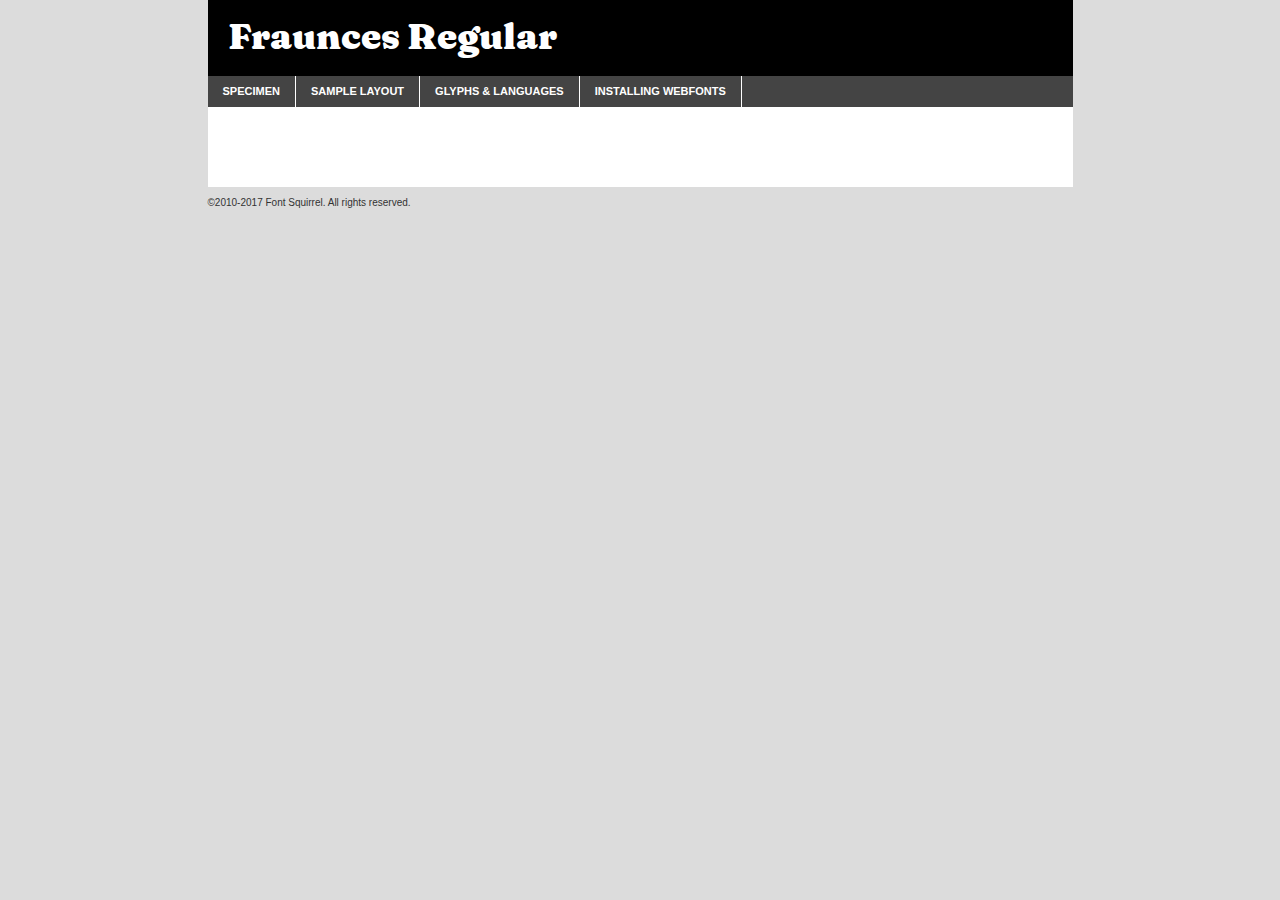
<file: fonts/frauncessoftwonkopszwght-demo.html>
<!DOCTYPE html PUBLIC "-//W3C//DTD XHTML 1.0 Transitional//EN"
        "http://www.w3.org/TR/xhtml1/DTD/xhtml1-transitional.dtd">

<html xmlns="http://www.w3.org/1999/xhtml" xml:lang="en" lang="en">
<head>
    <meta http-equiv="Content-Type" content="text/html; charset=utf-8"/>
    <script src="http://ajax.googleapis.com/ajax/libs/jquery/1.7.2/jquery.min.js" type="text/javascript" charset="utf-8"></script>
    <script type="text/javascript">
		(function($) {
			$.fn.easyTabs = function(option) {
				var param = jQuery.extend({ fadeSpeed: 'fast', defaultContent: 1, activeClass: 'active' }, option);
				$(this).each(function() {
					var thisId = '#' + this.id;
					if ( param.defaultContent == '' )
					{
						param.defaultContent = 1;
					}
					if ( typeof param.defaultContent == 'number' )
					{
						var defaultTab = $(thisId + ' .tabs li:eq(' + (param.defaultContent - 1) + ') a').attr('href').substr(1);
					}
					else
					{
						var defaultTab = param.defaultContent;
					}
					$(thisId + ' .tabs li a').each(function() {
						var tabToHide = $(this).attr('href').substr(1);
						$('#' + tabToHide).addClass('easytabs-tab-content');
					});
					hideAll();
					changeContent(defaultTab);

					function hideAll() {$(thisId + ' .easytabs-tab-content').hide();}

					function changeContent(tabId)
					{
						hideAll();
						$(thisId + ' .tabs li').removeClass(param.activeClass);
						$(thisId + ' .tabs li a[href=#' + tabId + ']').closest('li').addClass(param.activeClass);
						if ( param.fadeSpeed != 'none' )
						{
							$(thisId + ' #' + tabId).fadeIn(param.fadeSpeed);
						}
						else
						{
							$(thisId + ' #' + tabId).show();
						}
					}

					$(thisId + ' .tabs li').click(function() {
						var tabId = $(this).find('a').attr('href').substr(1);
						changeContent(tabId);
						return false;
					});
				});
			}
		})(jQuery);
    </script>
    <link rel="stylesheet" href="specimen_files/specimen_stylesheet.css" type="text/css" charset="utf-8"/>
    <link rel="stylesheet" href="stylesheet.css" type="text/css" charset="utf-8"/>

    <style type="text/css">
        		body {
			font-family: 'frauncesblack';
        		}

            </style>

    <title>Fraunces Regular Specimen</title>


    <script type="text/javascript" charset="utf-8">
		$(document).ready(function() {
			$('#container').easyTabs({ defaultContent: 1 });
		});
    </script>
</head>

<body>
<div id="container">
    <div id="header">
		Fraunces Regular    </div>
    <ul class="tabs">
        <li><a href="#specimen">Specimen</a></li>
        <li><a href="#layout">Sample Layout</a></li>
		        <li><a href="#glyphs">Glyphs &amp; Languages</a></li>
        <li><a href="#installing">Installing Webfonts</a></li>

    </ul>

    <div id="main_content">


        <div id="specimen">

            <div class="section">
                <div class="grid12 firstcol">
                    <div class="huge">AaBb</div>
                </div>
            </div>

            <div class="section">
                <div class="glyph_range">A&#x200B;B&#x200b;C&#x200b;D&#x200b;E&#x200b;F&#x200b;G&#x200b;H&#x200b;I&#x200b;J&#x200b;K&#x200b;L&#x200b;M&#x200b;N&#x200b;O&#x200b;P&#x200b;Q&#x200b;R&#x200b;S&#x200b;T&#x200b;U&#x200b;V&#x200b;W&#x200b;X&#x200b;Y&#x200b;Z&#x200b;a&#x200b;b&#x200b;c&#x200b;d&#x200b;e&#x200b;f&#x200b;g&#x200b;h&#x200b;i&#x200b;j&#x200b;k&#x200b;l&#x200b;m&#x200b;n&#x200b;o&#x200b;p&#x200b;q&#x200b;r&#x200b;s&#x200b;t&#x200b;u&#x200b;v&#x200b;w&#x200b;x&#x200b;y&#x200b;z&#x200b;1&#x200b;2&#x200b;3&#x200b;4&#x200b;5&#x200b;6&#x200b;7&#x200b;8&#x200b;9&#x200b;0&#x200b;&amp;&#x200b;.&#x200b;,&#x200b;?&#x200b;!&#x200b;&#64;&#x200b;(&#x200b;)&#x200b;#&#x200b;$&#x200b;%&#x200b;*&#x200b;+&#x200b;-&#x200b;=&#x200b;:&#x200b;;</div>
            </div>
            <div class="section">
                <div class="grid12 firstcol">
                    <table class="sample_table">
                        <tr>
                            <td>10</td>
                            <td class="size10">abcdefghijklmnopqrstuvwxyzABCDEFGHIJKLMNOPQRSTUVWXYZ0123456789abcdefghijklmnopqrstuvwxyzABCDEFGHIJKLMNOPQRSTUVWXYZ0123456789abcdefghijklmnopqrstuvwxyzABCDEFGHIJKLMNOPQRSTUVWXYZ</td>
                        </tr>
                        <tr>
                            <td>11</td>
                            <td class="size11">abcdefghijklmnopqrstuvwxyzABCDEFGHIJKLMNOPQRSTUVWXYZ0123456789abcdefghijklmnopqrstuvwxyzABCDEFGHIJKLMNOPQRSTUVWXYZ0123456789abcdefghijklmnopqrstuvwxyzABCDEFGHIJKLMNOPQRSTUVWXYZ</td>
                        </tr>
                        <tr>
                            <td>12</td>
                            <td class="size12">abcdefghijklmnopqrstuvwxyzABCDEFGHIJKLMNOPQRSTUVWXYZ0123456789abcdefghijklmnopqrstuvwxyzABCDEFGHIJKLMNOPQRSTUVWXYZ0123456789abcdefghijklmnopqrstuvwxyzABCDEFGHIJKLMNOPQRSTUVWXYZ</td>
                        </tr>
                        <tr>
                            <td>13</td>
                            <td class="size13">abcdefghijklmnopqrstuvwxyzABCDEFGHIJKLMNOPQRSTUVWXYZ0123456789abcdefghijklmnopqrstuvwxyzABCDEFGHIJKLMNOPQRSTUVWXYZ0123456789abcdefghijklmnopqrstuvwxyzABCDEFGHIJKLMNOPQRSTUVWXYZ</td>
                        </tr>
                        <tr>
                            <td>14</td>
                            <td class="size14">abcdefghijklmnopqrstuvwxyzABCDEFGHIJKLMNOPQRSTUVWXYZ0123456789abcdefghijklmnopqrstuvwxyzABCDEFGHIJKLMNOPQRSTUVWXYZ0123456789abcdefghijklmnopqrstuvwxyzABCDEFGHIJKLMNOPQRSTUVWXYZ</td>
                        </tr>
                        <tr>
                            <td>16</td>
                            <td class="size16">abcdefghijklmnopqrstuvwxyzABCDEFGHIJKLMNOPQRSTUVWXYZ0123456789abcdefghijklmnopqrstuvwxyzABCDEFGHIJKLMNOPQRSTUVWXYZ</td>
                        </tr>
                        <tr>
                            <td>18</td>
                            <td class="size18">abcdefghijklmnopqrstuvwxyzABCDEFGHIJKLMNOPQRSTUVWXYZ0123456789abcdefghijklmnopqrstuvwxyzABCDEFGHIJKLMNOPQRSTUVWXYZ</td>
                        </tr>
                        <tr>
                            <td>20</td>
                            <td class="size20">abcdefghijklmnopqrstuvwxyzABCDEFGHIJKLMNOPQRSTUVWXYZ0123456789abcdefghijklmnopqrstuvwxyzABCDEFGHIJKLMNOPQRSTUVWXYZ</td>
                        </tr>
                        <tr>
                            <td>24</td>
                            <td class="size24">abcdefghijklmnopqrstuvwxyzABCDEFGHIJKLMNOPQRSTUVWXYZ0123456789abcdefghijklmnopqrstuvwxyzABCDEFGHIJKLMNOPQRSTUVWXYZ</td>
                        </tr>
                        <tr>
                            <td>30</td>
                            <td class="size30">abcdefghijklmnopqrstuvwxyzABCDEFGHIJKLMNOPQRSTUVWXYZ0123456789abcdefghijklmnopqrstuvwxyzABCDEFGHIJKLMNOPQRSTUVWXYZ</td>
                        </tr>
                        <tr>
                            <td>36</td>
                            <td class="size36">abcdefghijklmnopqrstuvwxyzABCDEFGHIJKLMNOPQRSTUVWXYZ0123456789abcdefghijklmnopqrstuvwxyzABCDEFGHIJKLMNOPQRSTUVWXYZ</td>
                        </tr>
                        <tr>
                            <td>48</td>
                            <td class="size48">abcdefghijklmnopqrstuvwxyzABCDEFGHIJKLMNOPQRSTUVWXYZ0123456789abcdefghijklmnopqrstuvwxyzABCDEFGHIJKLMNOPQRSTUVWXYZ</td>
                        </tr>
                        <tr>
                            <td>60</td>
                            <td class="size60">abcdefghijklmnopqrstuvwxyzABCDEFGHIJKLMNOPQRSTUVWXYZ0123456789abcdefghijklmnopqrstuvwxyzABCDEFGHIJKLMNOPQRSTUVWXYZ</td>
                        </tr>
                        <tr>
                            <td>72</td>
                            <td class="size72">abcdefghijklmnopqrstuvwxyzABCDEFGHIJKLMNOPQRSTUVWXYZ0123456789abcdefghijklmnopqrstuvwxyzABCDEFGHIJKLMNOPQRSTUVWXYZ</td>
                        </tr>
                        <tr>
                            <td>90</td>
                            <td class="size90">abcdefghijklmnopqrstuvwxyzABCDEFGHIJKLMNOPQRSTUVWXYZ0123456789abcdefghijklmnopqrstuvwxyzABCDEFGHIJKLMNOPQRSTUVWXYZ</td>
                        </tr>
                    </table>

                </div>

            </div>


            <div class="section" id="bodycomparison">


                <div id="xheight">
                    <div class="fontbody">&#x25FC;&#x25FC;&#x25FC;&#x25FC;&#x25FC;&#x25FC;&#x25FC;&#x25FC;&#x25FC;&#x25FC;&#x25FC;&#x25FC;&#x25FC;&#x25FC;&#x25FC;&#x25FC;&#x25FC;&#x25FC;&#x25FC;&#x25FC;&#x25FC;&#x25FC;&#x25FC;&#x25FC;&#x25FC;&#x25FC;&#x25FC;&#x25FC;&#x25FC;&#x25FC;&#x25FC;&#x25FC;&#x25FC;&#x25FC;&#x25FC;&#x25FC;&#x25FC;&#x25FC;&#x25FC;&#x25FC;&#x25FC;&#x25FC;&#x25FC;&#x25FC;&#x25FC;&#x25FC;&#x25FC;&#x25FC;&#x25FC;&#x25FC;&#x25FC;&#x25FC;&#x25FC;&#x25FC;&#x25FC;&#x25FC;&#x25FC;&#x25FC;&#x25FC;&#x25FC;&#x25FC;&#x25FC;&#x25FC;&#x25FC;&#x25FC;&#x25FC;&#x25FC;&#x25FC;&#x25FC;&#x25FC;&#x25FC;&#x25FC;&#x25FC;&#x25FC;&#x25FC;&#x25FC;&#x25FC;&#x25FC;&#x25FC;&#x25FC;&#x25FC;&#x25FC;&#x25FC;&#x25FC;&#x25FC;&#x25FC;&#x25FC;&#x25FC;&#x25FC;&#x25FC;&#x25FC;&#x25FC;&#x25FC;&#x25FC;&#x25FC;&#x25FC;&#x25FC;&#x25FC;&#x25FC;body</div>
                    <div class="arialbody">body</div>
                    <div class="verdanabody">body</div>
                    <div class="georgiabody">body</div>
                </div>
                <div class="fontbody" style="z-index:1">
                    body<span>Fraunces Regular</span>
                </div>
                <div class="arialbody" style="z-index:1">
                    body<span>Arial</span>
                </div>
                <div class="verdanabody" style="z-index:1">
                    body<span>Verdana</span>
                </div>
                <div class="georgiabody" style="z-index:1">
                    body<span>Georgia</span>
                </div>


            </div>


            <div class="section psample psample_row1" id="">

                <div class="grid2 firstcol">
                    <p class="size10"><span>10.</span>Aenean lacinia bibendum nulla sed consectetur. Fusce dapibus, tellus ac cursus commodo, tortor mauris condimentum nibh, ut fermentum massa justo sit amet risus. Nullam id dolor id nibh ultricies vehicula ut id elit. Cum sociis natoque penatibus et magnis dis parturient montes, nascetur ridiculus mus. Nulla vitae elit libero, a pharetra augue.</p>

                </div>
                <div class="grid3">
                    <p class="size11"><span>11.</span>Aenean lacinia bibendum nulla sed consectetur. Fusce dapibus, tellus ac cursus commodo, tortor mauris condimentum nibh, ut fermentum massa justo sit amet risus. Nullam id dolor id nibh ultricies vehicula ut id elit. Cum sociis natoque penatibus et magnis dis parturient montes, nascetur ridiculus mus. Nulla vitae elit libero, a pharetra augue.</p>

                </div>
                <div class="grid3">
                    <p class="size12"><span>12.</span>Aenean lacinia bibendum nulla sed consectetur. Fusce dapibus, tellus ac cursus commodo, tortor mauris condimentum nibh, ut fermentum massa justo sit amet risus. Nullam id dolor id nibh ultricies vehicula ut id elit. Cum sociis natoque penatibus et magnis dis parturient montes, nascetur ridiculus mus. Nulla vitae elit libero, a pharetra augue.</p>

                </div>
                <div class="grid4">
                    <p class="size13"><span>13.</span>Aenean lacinia bibendum nulla sed consectetur. Fusce dapibus, tellus ac cursus commodo, tortor mauris condimentum nibh, ut fermentum massa justo sit amet risus. Nullam id dolor id nibh ultricies vehicula ut id elit. Cum sociis natoque penatibus et magnis dis parturient montes, nascetur ridiculus mus. Nulla vitae elit libero, a pharetra augue.</p>

                </div>
                <div class="white_blend"></div>

            </div>
            <div class="section psample psample_row2" id="">
                <div class="grid3 firstcol">
                    <p class="size14"><span>14.</span>Aenean lacinia bibendum nulla sed consectetur. Fusce dapibus, tellus ac cursus commodo, tortor mauris condimentum nibh, ut fermentum massa justo sit amet risus. Nullam id dolor id nibh ultricies vehicula ut id elit. Cum sociis natoque penatibus et magnis dis parturient montes, nascetur ridiculus mus. Nulla vitae elit libero, a pharetra augue.</p>

                </div>
                <div class="grid4">
                    <p class="size16"><span>16.</span>Aenean lacinia bibendum nulla sed consectetur. Fusce dapibus, tellus ac cursus commodo, tortor mauris condimentum nibh, ut fermentum massa justo sit amet risus. Nullam id dolor id nibh ultricies vehicula ut id elit. Cum sociis natoque penatibus et magnis dis parturient montes, nascetur ridiculus mus. Nulla vitae elit libero, a pharetra augue.</p>

                </div>
                <div class="grid5">
                    <p class="size18"><span>18.</span>Aenean lacinia bibendum nulla sed consectetur. Fusce dapibus, tellus ac cursus commodo, tortor mauris condimentum nibh, ut fermentum massa justo sit amet risus. Nullam id dolor id nibh ultricies vehicula ut id elit. Cum sociis natoque penatibus et magnis dis parturient montes, nascetur ridiculus mus. Nulla vitae elit libero, a pharetra augue.</p>

                </div>

                <div class="white_blend"></div>

            </div>

            <div class="section psample psample_row3" id="">
                <div class="grid5 firstcol">
                    <p class="size20"><span>20.</span>Aenean lacinia bibendum nulla sed consectetur. Fusce dapibus, tellus ac cursus commodo, tortor mauris condimentum nibh, ut fermentum massa justo sit amet risus. Nullam id dolor id nibh ultricies vehicula ut id elit. Cum sociis natoque penatibus et magnis dis parturient montes, nascetur ridiculus mus. Nulla vitae elit libero, a pharetra augue.</p>
                </div>
                <div class="grid7">
                    <p class="size24"><span>24.</span>Aenean lacinia bibendum nulla sed consectetur. Fusce dapibus, tellus ac cursus commodo, tortor mauris condimentum nibh, ut fermentum massa justo sit amet risus. Nullam id dolor id nibh ultricies vehicula ut id elit. Cum sociis natoque penatibus et magnis dis parturient montes, nascetur ridiculus mus. Nulla vitae elit libero, a pharetra augue.</p>
                </div>

                <div class="white_blend"></div>

            </div>

            <div class="section psample psample_row4" id="">
                <div class="grid12 firstcol">
                    <p class="size30"><span>30.</span>Aenean lacinia bibendum nulla sed consectetur. Fusce dapibus, tellus ac cursus commodo, tortor mauris condimentum nibh, ut fermentum massa justo sit amet risus. Nullam id dolor id nibh ultricies vehicula ut id elit. Cum sociis natoque penatibus et magnis dis parturient montes, nascetur ridiculus mus. Nulla vitae elit libero, a pharetra augue.</p>
                </div>
                <div class="white_blend"></div>

            </div>


            <div class="section psample psample_row1 fullreverse">
                <div class="grid2 firstcol">
                    <p class="size10"><span>10.</span>Aenean lacinia bibendum nulla sed consectetur. Fusce dapibus, tellus ac cursus commodo, tortor mauris condimentum nibh, ut fermentum massa justo sit amet risus. Nullam id dolor id nibh ultricies vehicula ut id elit. Cum sociis natoque penatibus et magnis dis parturient montes, nascetur ridiculus mus. Nulla vitae elit libero, a pharetra augue.</p>

                </div>
                <div class="grid3">
                    <p class="size11"><span>11.</span>Aenean lacinia bibendum nulla sed consectetur. Fusce dapibus, tellus ac cursus commodo, tortor mauris condimentum nibh, ut fermentum massa justo sit amet risus. Nullam id dolor id nibh ultricies vehicula ut id elit. Cum sociis natoque penatibus et magnis dis parturient montes, nascetur ridiculus mus. Nulla vitae elit libero, a pharetra augue.</p>

                </div>
                <div class="grid3">
                    <p class="size12"><span>12.</span>Aenean lacinia bibendum nulla sed consectetur. Fusce dapibus, tellus ac cursus commodo, tortor mauris condimentum nibh, ut fermentum massa justo sit amet risus. Nullam id dolor id nibh ultricies vehicula ut id elit. Cum sociis natoque penatibus et magnis dis parturient montes, nascetur ridiculus mus. Nulla vitae elit libero, a pharetra augue.</p>

                </div>
                <div class="grid4">
                    <p class="size13"><span>13.</span>Aenean lacinia bibendum nulla sed consectetur. Fusce dapibus, tellus ac cursus commodo, tortor mauris condimentum nibh, ut fermentum massa justo sit amet risus. Nullam id dolor id nibh ultricies vehicula ut id elit. Cum sociis natoque penatibus et magnis dis parturient montes, nascetur ridiculus mus. Nulla vitae elit libero, a pharetra augue.</p>

                </div>
                <div class="black_blend"></div>

            </div>

            <div class="section psample psample_row2 fullreverse">
                <div class="grid3 firstcol">
                    <p class="size14"><span>14.</span>Aenean lacinia bibendum nulla sed consectetur. Fusce dapibus, tellus ac cursus commodo, tortor mauris condimentum nibh, ut fermentum massa justo sit amet risus. Nullam id dolor id nibh ultricies vehicula ut id elit. Cum sociis natoque penatibus et magnis dis parturient montes, nascetur ridiculus mus. Nulla vitae elit libero, a pharetra augue.</p>

                </div>
                <div class="grid4">
                    <p class="size16"><span>16.</span>Aenean lacinia bibendum nulla sed consectetur. Fusce dapibus, tellus ac cursus commodo, tortor mauris condimentum nibh, ut fermentum massa justo sit amet risus. Nullam id dolor id nibh ultricies vehicula ut id elit. Cum sociis natoque penatibus et magnis dis parturient montes, nascetur ridiculus mus. Nulla vitae elit libero, a pharetra augue.</p>

                </div>
                <div class="grid5">
                    <p class="size18"><span>18.</span>Aenean lacinia bibendum nulla sed consectetur. Fusce dapibus, tellus ac cursus commodo, tortor mauris condimentum nibh, ut fermentum massa justo sit amet risus. Nullam id dolor id nibh ultricies vehicula ut id elit. Cum sociis natoque penatibus et magnis dis parturient montes, nascetur ridiculus mus. Nulla vitae elit libero, a pharetra augue.</p>

                </div>
                <div class="black_blend"></div>

            </div>

            <div class="section psample fullreverse psample_row3" id="">
                <div class="grid5 firstcol">
                    <p class="size20"><span>20.</span>Aenean lacinia bibendum nulla sed consectetur. Fusce dapibus, tellus ac cursus commodo, tortor mauris condimentum nibh, ut fermentum massa justo sit amet risus. Nullam id dolor id nibh ultricies vehicula ut id elit. Cum sociis natoque penatibus et magnis dis parturient montes, nascetur ridiculus mus. Nulla vitae elit libero, a pharetra augue.</p>
                </div>
                <div class="grid7">
                    <p class="size24"><span>24.</span>Aenean lacinia bibendum nulla sed consectetur. Fusce dapibus, tellus ac cursus commodo, tortor mauris condimentum nibh, ut fermentum massa justo sit amet risus. Nullam id dolor id nibh ultricies vehicula ut id elit. Cum sociis natoque penatibus et magnis dis parturient montes, nascetur ridiculus mus. Nulla vitae elit libero, a pharetra augue.</p>
                </div>

                <div class="black_blend"></div>

            </div>

            <div class="section psample fullreverse psample_row4" id="" style="border-bottom: 20px #000 solid;">
                <div class="grid12 firstcol">
                    <p class="size30"><span>30.</span>Aenean lacinia bibendum nulla sed consectetur. Fusce dapibus, tellus ac cursus commodo, tortor mauris condimentum nibh, ut fermentum massa justo sit amet risus. Nullam id dolor id nibh ultricies vehicula ut id elit. Cum sociis natoque penatibus et magnis dis parturient montes, nascetur ridiculus mus. Nulla vitae elit libero, a pharetra augue.</p>
                </div>
                <div class="black_blend"></div>

            </div>


        </div>

        <div id="layout">

            <div class="section">

                <div class="grid12 firstcol">
                    <h1>Lorem Ipsum Dolor</h1>
                    <h2>Etiam porta sem malesuada magna mollis euismod</h2>

                    <p class="byline">By <a href="#link">Aenean Lacinia</a></p>
                </div>
            </div>
            <div class="section">
                <div class="grid8 firstcol">
                    <p class="large">Donec sed odio dui. Morbi leo risus, porta ac consectetur ac, vestibulum at eros. Fusce dapibus, tellus ac cursus commodo, tortor mauris condimentum nibh, ut fermentum massa justo sit amet risus. </p>


                    <h3>Pellentesque ornare sem</h3>

                    <p>Maecenas sed diam eget risus varius blandit sit amet non magna. Maecenas faucibus mollis interdum. Donec ullamcorper nulla non metus auctor fringilla. Nullam id dolor id nibh ultricies vehicula ut id elit. Nullam id dolor id nibh ultricies vehicula ut id elit. </p>

                    <p>Aenean eu leo quam. Pellentesque ornare sem lacinia quam venenatis vestibulum. Lorem ipsum dolor sit amet, consectetur adipiscing elit. Cum sociis natoque penatibus et magnis dis parturient montes, nascetur ridiculus mus. </p>

                    <p>Nulla vitae elit libero, a pharetra augue. Praesent commodo cursus magna, vel scelerisque nisl consectetur et. Aenean lacinia bibendum nulla sed consectetur. </p>

                    <p>Nullam quis risus eget urna mollis ornare vel eu leo. Nullam quis risus eget urna mollis ornare vel eu leo. Maecenas sed diam eget risus varius blandit sit amet non magna. Donec ullamcorper nulla non metus auctor fringilla. </p>

                    <h3>Cras mattis consectetur</h3>

                    <p>Aenean eu leo quam. Pellentesque ornare sem lacinia quam venenatis vestibulum. Aenean lacinia bibendum nulla sed consectetur. Integer posuere erat a ante venenatis dapibus posuere velit aliquet. Cras mattis consectetur purus sit amet fermentum. </p>

                    <p>Nullam id dolor id nibh ultricies vehicula ut id elit. Nullam quis risus eget urna mollis ornare vel eu leo. Cras mattis consectetur purus sit amet fermentum.</p>
                </div>

                <div class="grid4 sidebar">

                    <div class="box reverse">
                        <p class="last">Nullam quis risus eget urna mollis ornare vel eu leo. Donec ullamcorper nulla non metus auctor fringilla. Cras mattis consectetur purus sit amet fermentum. Sed posuere consectetur est at lobortis. Lorem ipsum dolor sit amet, consectetur adipiscing elit. </p>
                    </div>

                    <p class="caption">Maecenas sed diam eget risus varius.</p>

                    <p>Vestibulum id ligula porta felis euismod semper. Integer posuere erat a ante venenatis dapibus posuere velit aliquet. Vestibulum id ligula porta felis euismod semper. Sed posuere consectetur est at lobortis. Maecenas sed diam eget risus varius blandit sit amet non magna. Fusce dapibus, tellus ac cursus commodo, tortor mauris condimentum nibh, ut fermentum massa justo sit amet risus. </p>


                    <p>Duis mollis, est non commodo luctus, nisi erat porttitor ligula, eget lacinia odio sem nec elit. Aenean lacinia bibendum nulla sed consectetur. Vivamus sagittis lacus vel augue laoreet rutrum faucibus dolor auctor. Aenean lacinia bibendum nulla sed consectetur. Nullam quis risus eget urna mollis ornare vel eu leo. </p>

                    <p>Praesent commodo cursus magna, vel scelerisque nisl consectetur et. Donec ullamcorper nulla non metus auctor fringilla. Maecenas faucibus mollis interdum. Fusce dapibus, tellus ac cursus commodo, tortor mauris condimentum nibh, ut fermentum massa justo sit amet risus. </p>

                </div>
            </div>

        </div>


		

        <div id="glyphs">
            <div class="section">
                <div class="grid12 firstcol">

                    <h1>Language Support</h1>
                    <p>The subset of Fraunces Regular in this kit supports the following languages:<br/>

						Albanian, Basque, Breton, Chamorro, Danish, Dutch, English, Faroese, Finnish, French, Frisian, Galician, German, Icelandic, Italian, Malagasy, Norwegian, Portuguese, Spanish, Alsatian, Aragonese, Arapaho, Arrernte, Asturian, Aymara, Bislama, Cebuano, Corsican, Fijian, French_creole, Genoese, Gilbertese, Greenlandic, Haitian_creole, Hiligaynon, Hmong, Hopi, Ibanag, Iloko_ilokano, Indonesian, Interglossa_glosa, Interlingua, Irish_gaelic, Jerriais, Lojban, Lombard, Luxembourgeois, Manx, Mohawk, Norfolk_pitcairnese, Occitan, Oromo, Pangasinan, Papiamento, Piedmontese, Potawatomi, Rhaeto-romance, Romansh, Rotokas, Sami_lule, Samoan, Sardinian, Scots_gaelic, Seychelles_creole, Shona, Sicilian, Somali, Southern_ndebele, Swahili, Swati_swazi, Tagalog_filipino_pilipino, Tetum, Tok_pisin, Uyghur_latinized, Volapuk, Walloon, Warlpiri, Xhosa, Yapese, Zulu, Latinbasic, Ubasic, Demo                    </p>
                    <h1>Glyph Chart</h1>
                    <p>The subset of Fraunces Regular in this kit includes all the glyphs listed below. Unicode entities are included above each glyph to help you insert individual characters into your layout.</p>
                    <div id="glyph_chart">

																				                                <div><p>&amp;#32;</p>&#32;</div>
																				                                <div><p>&amp;#33;</p>&#33;</div>
																				                                <div><p>&amp;#34;</p>&#34;</div>
																				                                <div><p>&amp;#35;</p>&#35;</div>
																				                                <div><p>&amp;#36;</p>&#36;</div>
																				                                <div><p>&amp;#37;</p>&#37;</div>
																				                                <div><p>&amp;#38;</p>&#38;</div>
																				                                <div><p>&amp;#39;</p>&#39;</div>
																				                                <div><p>&amp;#40;</p>&#40;</div>
																				                                <div><p>&amp;#41;</p>&#41;</div>
																				                                <div><p>&amp;#42;</p>&#42;</div>
																				                                <div><p>&amp;#43;</p>&#43;</div>
																				                                <div><p>&amp;#44;</p>&#44;</div>
																				                                <div><p>&amp;#45;</p>&#45;</div>
																				                                <div><p>&amp;#46;</p>&#46;</div>
																				                                <div><p>&amp;#47;</p>&#47;</div>
																				                                <div><p>&amp;#48;</p>&#48;</div>
																				                                <div><p>&amp;#49;</p>&#49;</div>
																				                                <div><p>&amp;#50;</p>&#50;</div>
																				                                <div><p>&amp;#51;</p>&#51;</div>
																				                                <div><p>&amp;#52;</p>&#52;</div>
																				                                <div><p>&amp;#53;</p>&#53;</div>
																				                                <div><p>&amp;#54;</p>&#54;</div>
																				                                <div><p>&amp;#55;</p>&#55;</div>
																				                                <div><p>&amp;#56;</p>&#56;</div>
																				                                <div><p>&amp;#57;</p>&#57;</div>
																				                                <div><p>&amp;#58;</p>&#58;</div>
																				                                <div><p>&amp;#59;</p>&#59;</div>
																				                                <div><p>&amp;#60;</p>&#60;</div>
																				                                <div><p>&amp;#61;</p>&#61;</div>
																				                                <div><p>&amp;#62;</p>&#62;</div>
																				                                <div><p>&amp;#63;</p>&#63;</div>
																				                                <div><p>&amp;#64;</p>&#64;</div>
																				                                <div><p>&amp;#65;</p>&#65;</div>
																				                                <div><p>&amp;#66;</p>&#66;</div>
																				                                <div><p>&amp;#67;</p>&#67;</div>
																				                                <div><p>&amp;#68;</p>&#68;</div>
																				                                <div><p>&amp;#69;</p>&#69;</div>
																				                                <div><p>&amp;#70;</p>&#70;</div>
																				                                <div><p>&amp;#71;</p>&#71;</div>
																				                                <div><p>&amp;#72;</p>&#72;</div>
																				                                <div><p>&amp;#73;</p>&#73;</div>
																				                                <div><p>&amp;#74;</p>&#74;</div>
																				                                <div><p>&amp;#75;</p>&#75;</div>
																				                                <div><p>&amp;#76;</p>&#76;</div>
																				                                <div><p>&amp;#77;</p>&#77;</div>
																				                                <div><p>&amp;#78;</p>&#78;</div>
																				                                <div><p>&amp;#79;</p>&#79;</div>
																				                                <div><p>&amp;#80;</p>&#80;</div>
																				                                <div><p>&amp;#81;</p>&#81;</div>
																				                                <div><p>&amp;#82;</p>&#82;</div>
																				                                <div><p>&amp;#83;</p>&#83;</div>
																				                                <div><p>&amp;#84;</p>&#84;</div>
																				                                <div><p>&amp;#85;</p>&#85;</div>
																				                                <div><p>&amp;#86;</p>&#86;</div>
																				                                <div><p>&amp;#87;</p>&#87;</div>
																				                                <div><p>&amp;#88;</p>&#88;</div>
																				                                <div><p>&amp;#89;</p>&#89;</div>
																				                                <div><p>&amp;#90;</p>&#90;</div>
																				                                <div><p>&amp;#91;</p>&#91;</div>
																				                                <div><p>&amp;#92;</p>&#92;</div>
																				                                <div><p>&amp;#93;</p>&#93;</div>
																				                                <div><p>&amp;#94;</p>&#94;</div>
																				                                <div><p>&amp;#95;</p>&#95;</div>
																				                                <div><p>&amp;#96;</p>&#96;</div>
																				                                <div><p>&amp;#97;</p>&#97;</div>
																				                                <div><p>&amp;#98;</p>&#98;</div>
																				                                <div><p>&amp;#99;</p>&#99;</div>
																				                                <div><p>&amp;#100;</p>&#100;</div>
																				                                <div><p>&amp;#101;</p>&#101;</div>
																				                                <div><p>&amp;#102;</p>&#102;</div>
																				                                <div><p>&amp;#103;</p>&#103;</div>
																				                                <div><p>&amp;#104;</p>&#104;</div>
																				                                <div><p>&amp;#105;</p>&#105;</div>
																				                                <div><p>&amp;#106;</p>&#106;</div>
																				                                <div><p>&amp;#107;</p>&#107;</div>
																				                                <div><p>&amp;#108;</p>&#108;</div>
																				                                <div><p>&amp;#109;</p>&#109;</div>
																				                                <div><p>&amp;#110;</p>&#110;</div>
																				                                <div><p>&amp;#111;</p>&#111;</div>
																				                                <div><p>&amp;#112;</p>&#112;</div>
																				                                <div><p>&amp;#113;</p>&#113;</div>
																				                                <div><p>&amp;#114;</p>&#114;</div>
																				                                <div><p>&amp;#115;</p>&#115;</div>
																				                                <div><p>&amp;#116;</p>&#116;</div>
																				                                <div><p>&amp;#117;</p>&#117;</div>
																				                                <div><p>&amp;#118;</p>&#118;</div>
																				                                <div><p>&amp;#119;</p>&#119;</div>
																				                                <div><p>&amp;#120;</p>&#120;</div>
																				                                <div><p>&amp;#121;</p>&#121;</div>
																				                                <div><p>&amp;#122;</p>&#122;</div>
																				                                <div><p>&amp;#123;</p>&#123;</div>
																				                                <div><p>&amp;#124;</p>&#124;</div>
																				                                <div><p>&amp;#125;</p>&#125;</div>
																				                                <div><p>&amp;#126;</p>&#126;</div>
																				                                <div><p>&amp;#160;</p>&#160;</div>
																				                                <div><p>&amp;#161;</p>&#161;</div>
																				                                <div><p>&amp;#162;</p>&#162;</div>
																				                                <div><p>&amp;#163;</p>&#163;</div>
																				                                <div><p>&amp;#164;</p>&#164;</div>
																				                                <div><p>&amp;#165;</p>&#165;</div>
																				                                <div><p>&amp;#166;</p>&#166;</div>
																				                                <div><p>&amp;#167;</p>&#167;</div>
																				                                <div><p>&amp;#168;</p>&#168;</div>
																				                                <div><p>&amp;#169;</p>&#169;</div>
																				                                <div><p>&amp;#170;</p>&#170;</div>
																				                                <div><p>&amp;#171;</p>&#171;</div>
																				                                <div><p>&amp;#172;</p>&#172;</div>
																				                                <div><p>&amp;#173;</p>&#173;</div>
																				                                <div><p>&amp;#174;</p>&#174;</div>
																				                                <div><p>&amp;#175;</p>&#175;</div>
																				                                <div><p>&amp;#176;</p>&#176;</div>
																				                                <div><p>&amp;#177;</p>&#177;</div>
																				                                <div><p>&amp;#178;</p>&#178;</div>
																				                                <div><p>&amp;#179;</p>&#179;</div>
																				                                <div><p>&amp;#180;</p>&#180;</div>
																				                                <div><p>&amp;#181;</p>&#181;</div>
																				                                <div><p>&amp;#182;</p>&#182;</div>
																				                                <div><p>&amp;#183;</p>&#183;</div>
																				                                <div><p>&amp;#184;</p>&#184;</div>
																				                                <div><p>&amp;#185;</p>&#185;</div>
																				                                <div><p>&amp;#186;</p>&#186;</div>
																				                                <div><p>&amp;#187;</p>&#187;</div>
																				                                <div><p>&amp;#188;</p>&#188;</div>
																				                                <div><p>&amp;#189;</p>&#189;</div>
																				                                <div><p>&amp;#190;</p>&#190;</div>
																				                                <div><p>&amp;#191;</p>&#191;</div>
																				                                <div><p>&amp;#192;</p>&#192;</div>
																				                                <div><p>&amp;#193;</p>&#193;</div>
																				                                <div><p>&amp;#194;</p>&#194;</div>
																				                                <div><p>&amp;#195;</p>&#195;</div>
																				                                <div><p>&amp;#196;</p>&#196;</div>
																				                                <div><p>&amp;#197;</p>&#197;</div>
																				                                <div><p>&amp;#198;</p>&#198;</div>
																				                                <div><p>&amp;#199;</p>&#199;</div>
																				                                <div><p>&amp;#200;</p>&#200;</div>
																				                                <div><p>&amp;#201;</p>&#201;</div>
																				                                <div><p>&amp;#202;</p>&#202;</div>
																				                                <div><p>&amp;#203;</p>&#203;</div>
																				                                <div><p>&amp;#204;</p>&#204;</div>
																				                                <div><p>&amp;#205;</p>&#205;</div>
																				                                <div><p>&amp;#206;</p>&#206;</div>
																				                                <div><p>&amp;#207;</p>&#207;</div>
																				                                <div><p>&amp;#208;</p>&#208;</div>
																				                                <div><p>&amp;#209;</p>&#209;</div>
																				                                <div><p>&amp;#210;</p>&#210;</div>
																				                                <div><p>&amp;#211;</p>&#211;</div>
																				                                <div><p>&amp;#212;</p>&#212;</div>
																				                                <div><p>&amp;#213;</p>&#213;</div>
																				                                <div><p>&amp;#214;</p>&#214;</div>
																				                                <div><p>&amp;#215;</p>&#215;</div>
																				                                <div><p>&amp;#216;</p>&#216;</div>
																				                                <div><p>&amp;#217;</p>&#217;</div>
																				                                <div><p>&amp;#218;</p>&#218;</div>
																				                                <div><p>&amp;#219;</p>&#219;</div>
																				                                <div><p>&amp;#220;</p>&#220;</div>
																				                                <div><p>&amp;#221;</p>&#221;</div>
																				                                <div><p>&amp;#222;</p>&#222;</div>
																				                                <div><p>&amp;#223;</p>&#223;</div>
																				                                <div><p>&amp;#224;</p>&#224;</div>
																				                                <div><p>&amp;#225;</p>&#225;</div>
																				                                <div><p>&amp;#226;</p>&#226;</div>
																				                                <div><p>&amp;#227;</p>&#227;</div>
																				                                <div><p>&amp;#228;</p>&#228;</div>
																				                                <div><p>&amp;#229;</p>&#229;</div>
																				                                <div><p>&amp;#230;</p>&#230;</div>
																				                                <div><p>&amp;#231;</p>&#231;</div>
																				                                <div><p>&amp;#232;</p>&#232;</div>
																				                                <div><p>&amp;#233;</p>&#233;</div>
																				                                <div><p>&amp;#234;</p>&#234;</div>
																				                                <div><p>&amp;#235;</p>&#235;</div>
																				                                <div><p>&amp;#236;</p>&#236;</div>
																				                                <div><p>&amp;#237;</p>&#237;</div>
																				                                <div><p>&amp;#238;</p>&#238;</div>
																				                                <div><p>&amp;#239;</p>&#239;</div>
																				                                <div><p>&amp;#240;</p>&#240;</div>
																				                                <div><p>&amp;#241;</p>&#241;</div>
																				                                <div><p>&amp;#242;</p>&#242;</div>
																				                                <div><p>&amp;#243;</p>&#243;</div>
																				                                <div><p>&amp;#244;</p>&#244;</div>
																				                                <div><p>&amp;#245;</p>&#245;</div>
																				                                <div><p>&amp;#246;</p>&#246;</div>
																				                                <div><p>&amp;#247;</p>&#247;</div>
																				                                <div><p>&amp;#248;</p>&#248;</div>
																				                                <div><p>&amp;#249;</p>&#249;</div>
																				                                <div><p>&amp;#250;</p>&#250;</div>
																				                                <div><p>&amp;#251;</p>&#251;</div>
																				                                <div><p>&amp;#252;</p>&#252;</div>
																				                                <div><p>&amp;#253;</p>&#253;</div>
																				                                <div><p>&amp;#254;</p>&#254;</div>
																				                                <div><p>&amp;#255;</p>&#255;</div>
																				                                <div><p>&amp;#338;</p>&#338;</div>
																				                                <div><p>&amp;#339;</p>&#339;</div>
																				                                <div><p>&amp;#376;</p>&#376;</div>
																				                                <div><p>&amp;#710;</p>&#710;</div>
																				                                <div><p>&amp;#732;</p>&#732;</div>
																				                                <div><p>&amp;#8192;</p>&#8192;</div>
																				                                <div><p>&amp;#8193;</p>&#8193;</div>
																				                                <div><p>&amp;#8194;</p>&#8194;</div>
																				                                <div><p>&amp;#8195;</p>&#8195;</div>
																				                                <div><p>&amp;#8196;</p>&#8196;</div>
																				                                <div><p>&amp;#8197;</p>&#8197;</div>
																				                                <div><p>&amp;#8198;</p>&#8198;</div>
																				                                <div><p>&amp;#8199;</p>&#8199;</div>
																				                                <div><p>&amp;#8200;</p>&#8200;</div>
																				                                <div><p>&amp;#8201;</p>&#8201;</div>
																				                                <div><p>&amp;#8202;</p>&#8202;</div>
																				                                <div><p>&amp;#8208;</p>&#8208;</div>
																				                                <div><p>&amp;#8209;</p>&#8209;</div>
																				                                <div><p>&amp;#8210;</p>&#8210;</div>
																				                                <div><p>&amp;#8211;</p>&#8211;</div>
																				                                <div><p>&amp;#8212;</p>&#8212;</div>
																				                                <div><p>&amp;#8216;</p>&#8216;</div>
																				                                <div><p>&amp;#8217;</p>&#8217;</div>
																				                                <div><p>&amp;#8218;</p>&#8218;</div>
																				                                <div><p>&amp;#8220;</p>&#8220;</div>
																				                                <div><p>&amp;#8221;</p>&#8221;</div>
																				                                <div><p>&amp;#8222;</p>&#8222;</div>
																				                                <div><p>&amp;#8226;</p>&#8226;</div>
																				                                <div><p>&amp;#8230;</p>&#8230;</div>
																				                                <div><p>&amp;#8239;</p>&#8239;</div>
																				                                <div><p>&amp;#8249;</p>&#8249;</div>
																				                                <div><p>&amp;#8250;</p>&#8250;</div>
																				                                <div><p>&amp;#8287;</p>&#8287;</div>
																				                                <div><p>&amp;#8364;</p>&#8364;</div>
																				                                <div><p>&amp;#8482;</p>&#8482;</div>
																				                                <div><p>&amp;#9724;</p>&#9724;</div>
																				                                <div><p>&amp;#64257;</p>&#64257;</div>
																				                                <div><p>&amp;#64258;</p>&#64258;</div>
																				                                <div><p>&amp;#64259;</p>&#64259;</div>
																				                                <div><p>&amp;#64260;</p>&#64260;</div>
																																																										                    </div>
                </div>


            </div>
        </div>


        <div id="specs">

        </div>

        <div id="installing">
            <div class="section">
                <div class="grid7 firstcol">
                    <h1>Installing Webfonts</h1>

                    <p>Webfonts are supported by all major browser platforms but not all in the same way. There are currently four different font formats that must be included in order to target all browsers. This includes TTF, WOFF, EOT and SVG.</p>

                    <h2>1. Upload your webfonts</h2>
                    <p>You must upload your webfont kit to your website. They should be in or near the same directory as your CSS files.</p>

                    <h2>2. Include the webfont stylesheet</h2>
                    <p>A special CSS @font-face declaration helps the various browsers select the appropriate font it needs without causing you a bunch of headaches. Learn more about this syntax by reading the <a href="https://www.fontspring.com/blog/further-hardening-of-the-bulletproof-syntax">Fontspring blog post</a> about it. The code for it is as follows:</p>


                    <code>
                        @font-face{
                        font-family: 'MyWebFont';
                        src: url('WebFont.eot');
                        src: url('WebFont.eot?#iefix') format('embedded-opentype'),
                        url('WebFont.woff') format('woff'),
                        url('WebFont.ttf') format('truetype'),
                        url('WebFont.svg#webfont') format('svg');
                        }
                    </code>

                    <p>We've already gone ahead and generated the code for you. All you have to do is link to the stylesheet in your HTML, like this:</p>
                    <code>&lt;link rel=&quot;stylesheet&quot; href=&quot;stylesheet.css&quot; type=&quot;text/css&quot; charset=&quot;utf-8&quot; /&gt;</code>

                    <h2>3. Modify your own stylesheet</h2>
                    <p>To take advantage of your new fonts, you must tell your stylesheet to use them. Look at the original @font-face declaration above and find the property called "font-family." The name linked there will be what you use to reference the font. Prepend that webfont name to the font stack in the "font-family" property, inside the selector you want to change. For example:</p>
                    <code>p { font-family: 'WebFont', Arial, sans-serif; }</code>

                    <h2>4. Test</h2>
                    <p>Getting webfonts to work cross-browser <em>can</em> be tricky. Use the information in the sidebar to help you if you find that fonts aren't loading in a particular browser.</p>
                </div>

                <div class="grid5 sidebar">
                    <div class="box">
                        <h2>Troubleshooting<br/>Font-Face Problems</h2>
                        <p>Having trouble getting your webfonts to load in your new website? Here are some tips to sort out what might be the problem.</p>

                        <h3>Fonts not showing in any browser</h3>

                        <p>This sounds like you need to work on the plumbing. You either did not upload the fonts to the correct directory, or you did not link the fonts properly in the CSS. If you've confirmed that all this is correct and you still have a problem, take a look at your .htaccess file and see if requests are getting intercepted.</p>

                        <h3>Fonts not loading in iPhone or iPad</h3>

                        <p>The most common problem here is that you are serving the fonts from an IIS server. IIS refuses to serve files that have unknown MIME types. If that is the case, you must set the MIME type for SVG to "image/svg+xml" in the server settings. Follow these instructions from Microsoft if you need help.</p>

                        <h3>Fonts not loading in Firefox</h3>

                        <p>The primary reason for this failure? You are still using a version Firefox older than 3.5. So upgrade already! If that isn't it, then you are very likely serving fonts from a different domain. Firefox requires that all font assets be served from the same domain. Lastly it is possible that you need to add WOFF to your list of MIME types (if you are serving via IIS.)</p>

                        <h3>Fonts not loading in IE</h3>

                        <p>Are you looking at Internet Explorer on an actual Windows machine or are you cheating by using a service like Adobe BrowserLab? Many of these screenshot services do not render @font-face for IE. Best to test it on a real machine.</p>

                        <h3>Fonts not loading in IE9</h3>

                        <p>IE9, like Firefox, requires that fonts be served from the same domain as the website. Make sure that is the case.</p>
                    </div>
                </div>
            </div>

        </div>

    </div>
    <div id="footer">
        <p>&copy;2010-2017 Font Squirrel. All rights reserved.</p>
    </div>
</div>
</body>
</html>
</file>
<file: fonts/stylesheet.css>
/*! Generated by Font Squirrel (https://www.fontsquirrel.com) on December 9, 2022 */



@font-face {
    font-family: 'frauncesblack_italic';
    src: url('fraunces-italicsoftwonkopszwght-webfont.woff2') format('woff2'),
         url('fraunces-italicsoftwonkopszwght-webfont.woff') format('woff');
    font-weight: normal;
    font-style: normal;

}




@font-face {
    font-family: 'frauncesblack';
    src: url('frauncessoftwonkopszwght-webfont.woff2') format('woff2'),
         url('frauncessoftwonkopszwght-webfont.woff') format('woff');
    font-weight: normal;
    font-style: normal;

}
</file>
<file: fonts/specimen_files/specimen_stylesheet.css>
@import url('grid_12-825-55-15.css');

/*  
	CSS Reset by Eric Meyer - Released under Public Domain
    http://meyerweb.com/eric/tools/css/reset/
*/
html, body, div, span, applet, object, iframe,
h1, h2, h3, h4, h5, h6, p, blockquote, pre,
a, abbr, acronym, address, big, cite, code,
del, dfn, em, font, img, ins, kbd, q, s, samp,
small, strike, strong, sub, sup, tt, var,
b, u, i, center, dl, dt, dd, ol, ul, li,
fieldset, form, label, legend, table,
caption, tbody, tfoot, thead, tr, th, td {
	margin:         0;
	padding:        0;
	border:         0;
	outline:        0;
	font-size:      100%;
	vertical-align: baseline;
	background:     transparent;
}

body {
	line-height: 1;
}

ol, ul {
	list-style: none;
}

blockquote, q {
	quotes: none;
}

blockquote:before, blockquote:after,
q:before, q:after {
	content: '';
	content: none;
}

:focus {
	outline: 0;
}

ins {
	text-decoration: none;
}

del {
	text-decoration: line-through;
}

table {
	border-collapse: collapse;
	border-spacing:  0;
}


body {
	color:            #000;
	background-color: #dcdcdc;
}

a {
	text-decoration: none;
	color:           #1883ba;
}

h1 {
	font-size:     32px;
	font-weight:   normal;
	font-style:    normal;
	margin-bottom: 18px;
}

h2 {
	font-size: 18px;
}

#container {
	width:  865px;
	margin: 0px auto;
}


#header {
	padding:          20px;
	font-size:        36px;
	background-color: #000;
	color:            #fff;
}

#header span {
	color: #666;
}

#main_content {
	background-color: #fff;
	padding:          60px 20px 20px;
}


#footer p {
	margin:         0;
	padding-top:    10px;
	padding-bottom: 50px;
	color:          #333;
	font:           10px Arial, sans-serif;
}

.tabs {
	width:            100%;
	height:           31px;
	background-color: #444;
}

.tabs li {
	float:            left;
	margin:           0;
	overflow:         hidden;
	background-color: #444;
}

.tabs li a {
	display:         block;
	color:           #fff;
	text-decoration: none;
	font:            bold 11px/11px 'Arial';
	text-transform:  uppercase;
	padding:         10px 15px;
	border-right:    1px solid #fff;
}

.tabs li a:hover {
	background-color: #00b3ff;

}

.tabs li.active a {
	color:            #000;
	background-color: #fff;
}


div.huge {

	font-size:      300px;
	line-height:    1em;
	padding:        0;
	letter-spacing: -.02em;
	overflow:       hidden;
}

div.glyph_range {
	font-size:   72px;
	line-height: 1.1em;
}

.size10 {
	font-size: 10px;
}

.size11 {
	font-size: 11px;
}

.size12 {
	font-size: 12px;
}

.size13 {
	font-size: 13px;
}

.size14 {
	font-size: 14px;
}

.size16 {
	font-size: 16px;
}

.size18 {
	font-size: 18px;
}

.size20 {
	font-size: 20px;
}

.size24 {
	font-size: 24px;
}

.size30 {
	font-size: 30px;
}

.size36 {
	font-size: 36px;
}

.size48 {
	font-size: 48px;
}

.size60 {
	font-size: 60px;
}

.size72 {
	font-size: 72px;
}

.size90 {
	font-size: 90px;
}


.psample_row1 {
	height: 120px;
}

.psample_row1 {
	height: 120px;
}

.psample_row2 {
	height: 160px;
}

.psample_row3 {
	height: 160px;
}

.psample_row4 {
	height: 160px;
}

.psample {
	overflow: hidden;
	position: relative;
}

.psample p {
	line-height: 1.3em;
	display:     block;
	overflow:    hidden;
	margin:      0;
}

.psample span {
	margin-right: .5em;
}

.white_blend {
	width:            100%;
	height:           61px;
	background-image: url([data-uri]);
	position:         absolute;
	bottom:           0;
}

.black_blend {
	width:            100%;
	height:           61px;
	background-image: url([data-uri]);
	position:         absolute;
	bottom:           0;
}

.fullreverse {
	background:    #000 !important;
	color:         #fff !important;
	margin-left:   -20px;
	padding-left:  20px;
	margin-right:  -20px;
	padding-right: 20px;
	padding:       20px;
	margin-bottom: 0;
}


.sample_table td {
	padding-top:    3px;
	padding-bottom: 5px;
	padding-left:   5px;
	vertical-align: middle;
	line-height:    1.2em;
}

.sample_table td:first-child {
	background-color: #eee;
	text-align:       right;
	padding-right:    5px;
	padding-left:     0;
	padding:          5px;
	font:             11px/12px 'Courier New', Courier, mono;
}

code {
	white-space:      pre;
	background-color: #eee;
	display:          block;
	padding:          10px;
	margin-bottom:    18px;
	overflow:         auto;
}


.bottom, .last {
	margin-bottom:  0 !important;
	padding-bottom: 0 !important;
}

.box {
	padding:       18px;
	margin-bottom: 18px;
	background:    #eee;
}

.reverse, .reversed {
	background: #000 !important;
	color:      #fff !important;
	border:     none !important;
}

#bodycomparison {
	position:    relative;
	overflow:    hidden;
	font-size:   72px;
	height:      90px;
	white-space: nowrap;
}

#bodycomparison div {
	font-size:   72px;
	line-height: 90px;
	display:     inline;
	margin:      0 15px 0 0;
	padding:     0;
}

#bodycomparison div span {
	font:     10px Arial;
	position: absolute;
	left:     0;
}

#xheight {
	float:       none;
	position:    absolute;
	color:       #d9f3ff;
	font-size:   72px;
	line-height: 90px;
}

.fontbody {
	position: relative;
}

.arialbody {
	font-family: Arial;
	position:    relative;
}

.verdanabody {
	font-family: Verdana;
	position:    relative;
}

.georgiabody {
	font-family: Georgia;
	position:    relative;
}

/* @group Layout page
 */

#layout h1 {
	font-size:   36px;
	line-height: 42px;
	font-weight: normal;
	font-style:  normal;
}

#layout h2 {
	font-size:   24px;
	line-height: 23px;
	font-weight: normal;
	font-style:  normal;
}

#layout h3 {
	font-size:   22px;
	line-height: 1.4em;
	margin-top:  1em;
	font-weight: normal;
	font-style:  normal;
}


#layout p.byline {
	font-size:     12px;
	margin-top:    18px;
	line-height:   12px;
	margin-bottom: 0;
}

#layout p {
	font-size:     14px;
	line-height:   21px;
	margin-bottom: .5em;
}

#layout p.large {
	font-size:   18px;
	line-height: 26px;
}

#layout .sidebar p {
	font-size:   12px;
	line-height: 1.4em;
}

#layout p.caption {
	font-size:     10px;
	margin-top:    -16px;
	margin-bottom: 18px;
}

/* @end */

/* @group Glyphs */

#glyph_chart div {
	background-color: #d9f3ff;
	color:            black;
	float:            left;
	font-size:        36px;
	height:           1.2em;
	line-height:      1.2em;
	margin-bottom:    1px;
	margin-right:     1px;
	text-align:       center;
	width:            1.2em;
	position:         relative;
	padding:          .6em .2em .2em;
}

#glyph_chart div p {
	position:         absolute;
	left:             0;
	top:              0;
	display:          block;
	text-align:       center;
	font:             bold 9px Arial, sans-serif;
	background-color: #3a768f;
	width:            100%;
	color:            #fff;
	padding:          2px 0;
}


#glyphs h1 {
	font-family: Arial, sans-serif;
}

/* @end */

/* @group Installing */

#installing {
	font: 13px Arial, sans-serif;
}

#installing p,
#glyphs p {
	line-height:   1.2em;
	margin-bottom: 18px;
	font:          13px Arial, sans-serif;
}


#installing h3 {
	font-size:  15px;
	margin-top: 18px;
}

/* @end */

#rendering h1 {
	font-family: Arial, sans-serif;
}

.render_table td {
	font:           11px 'Courier New', Courier, mono;
	vertical-align: middle;
}
</file>
